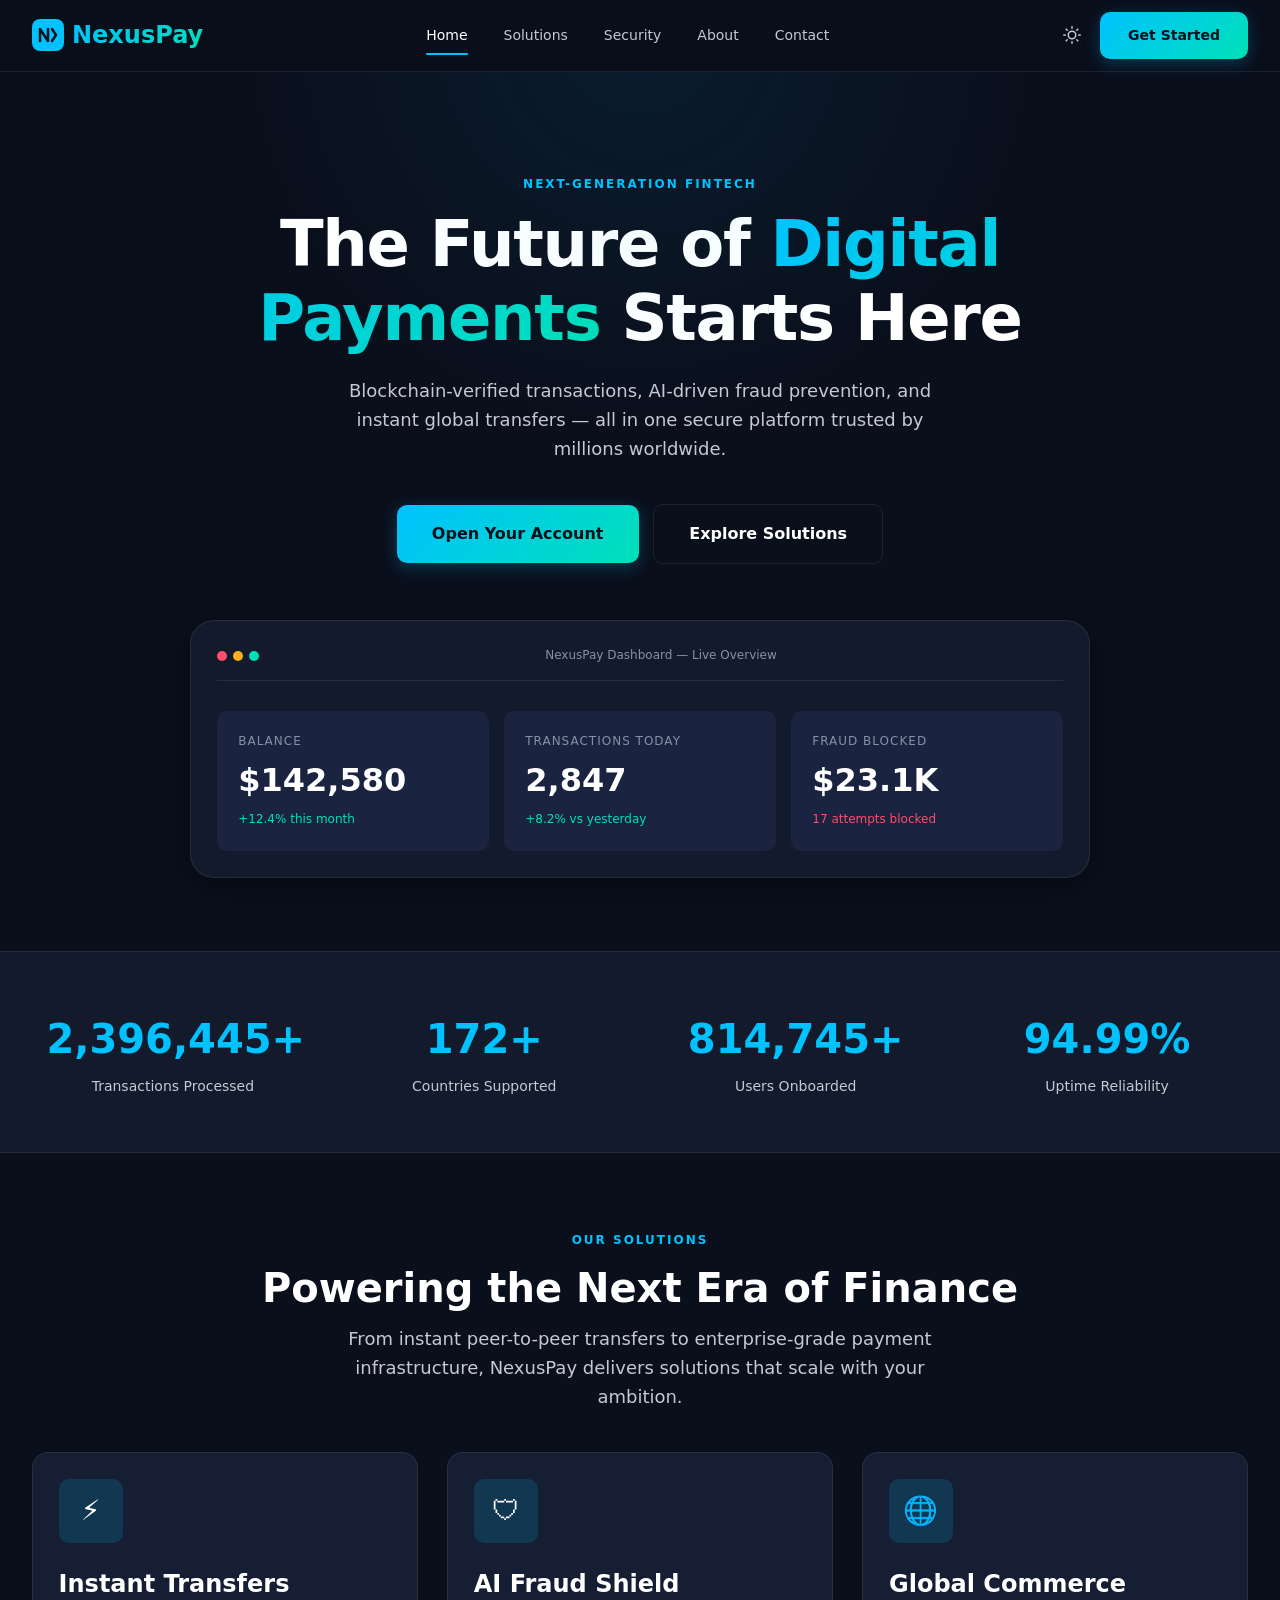
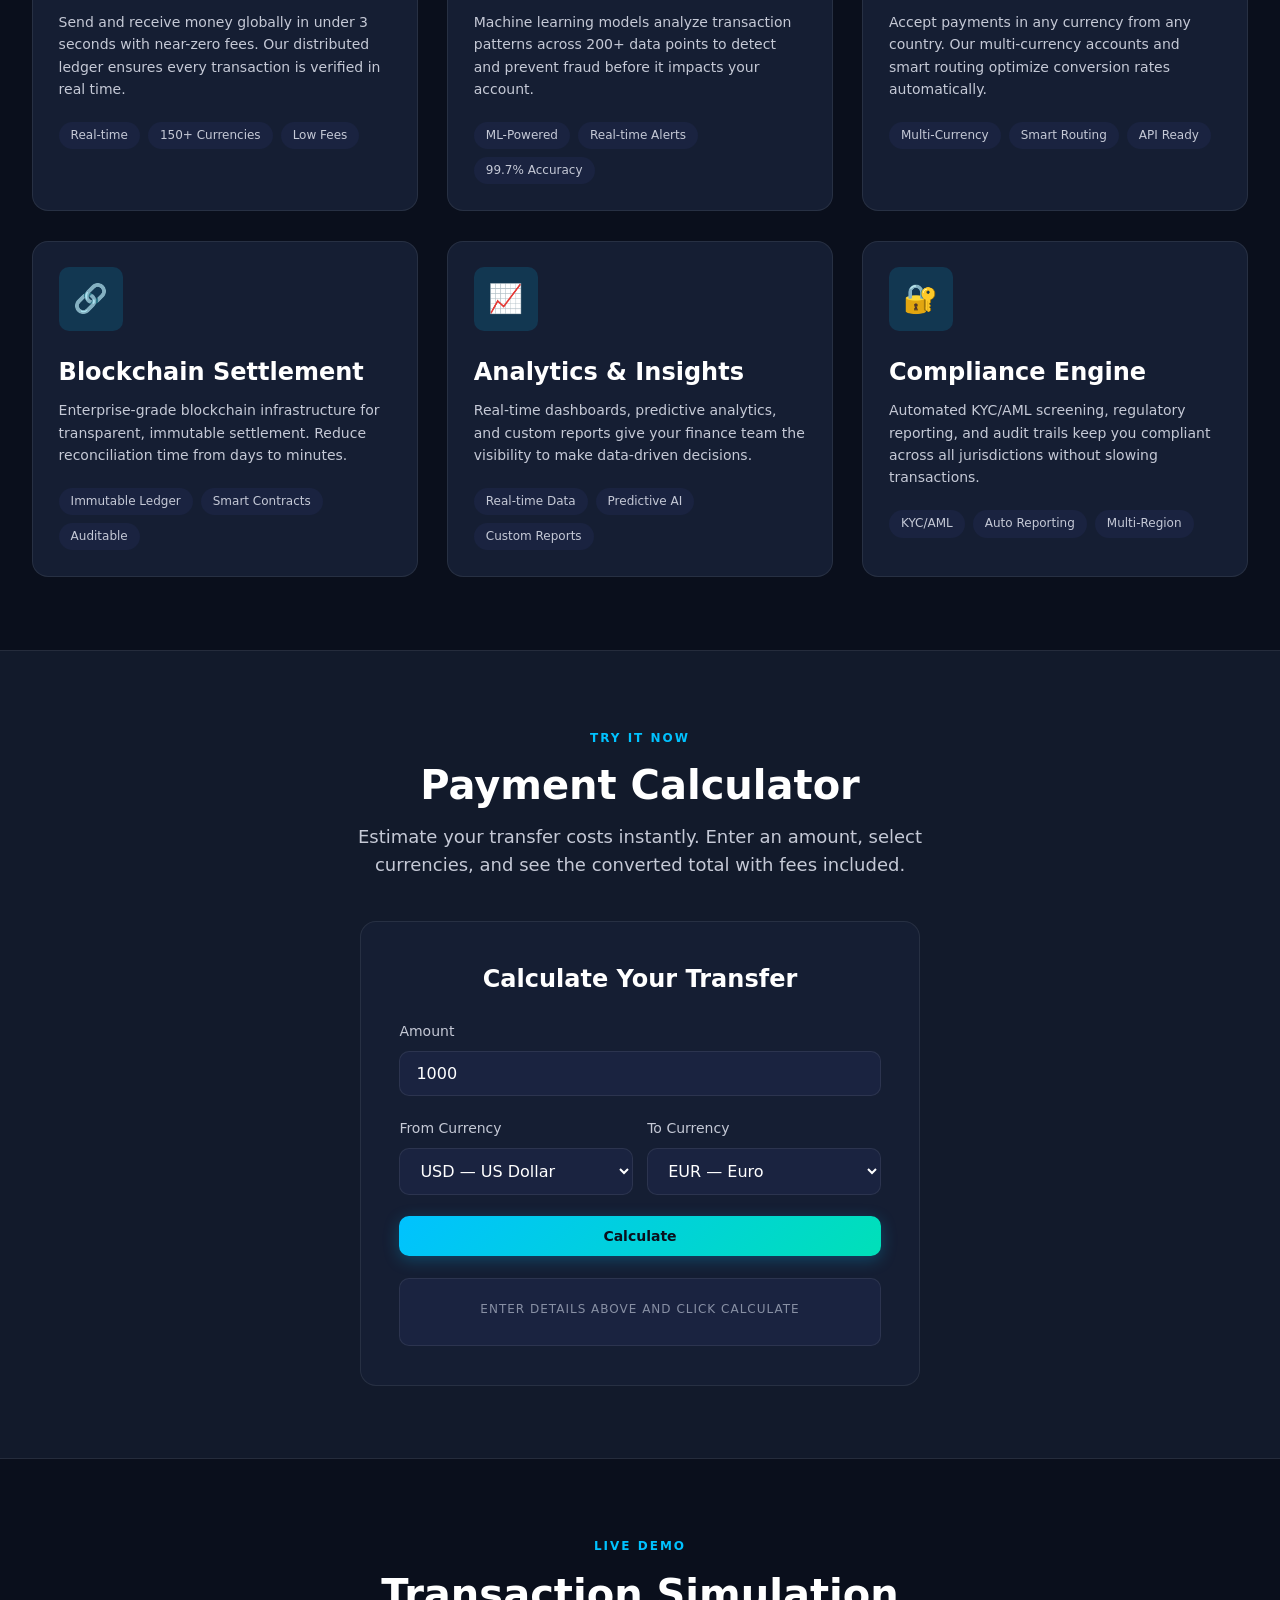
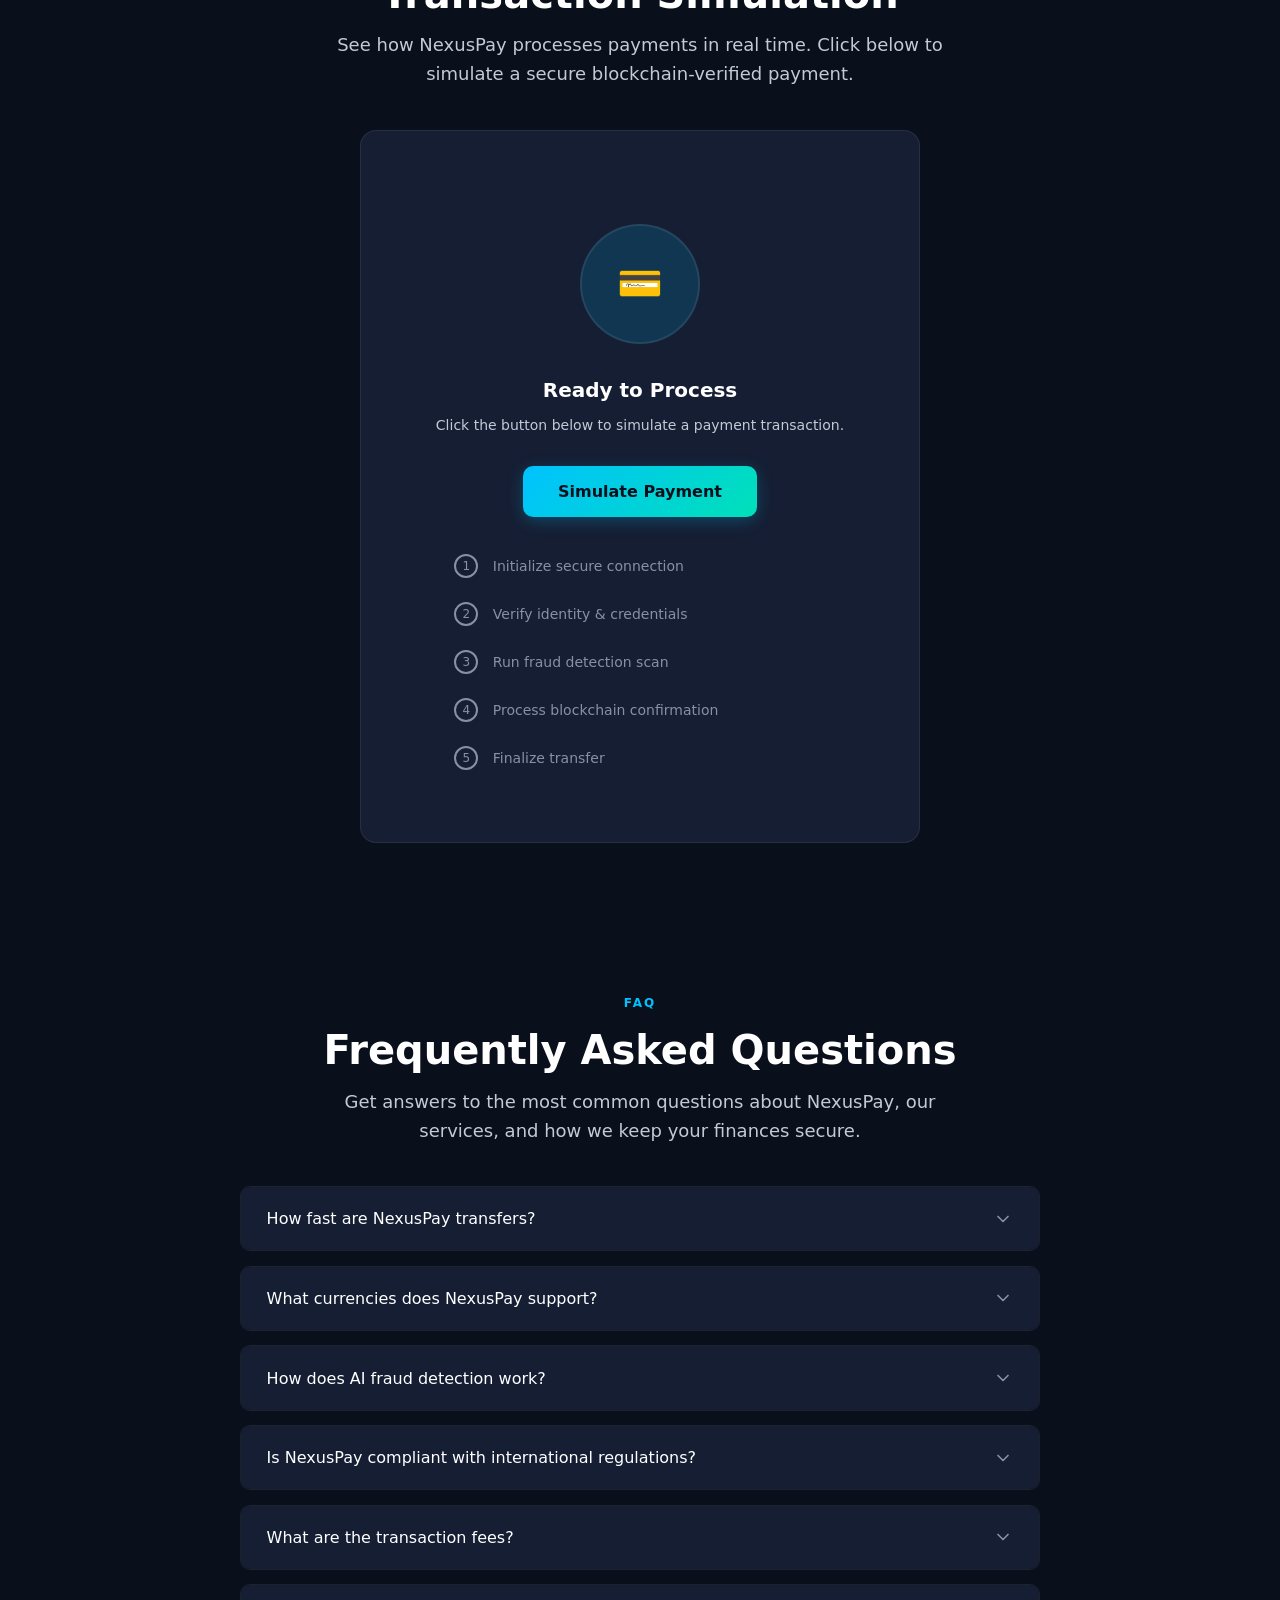
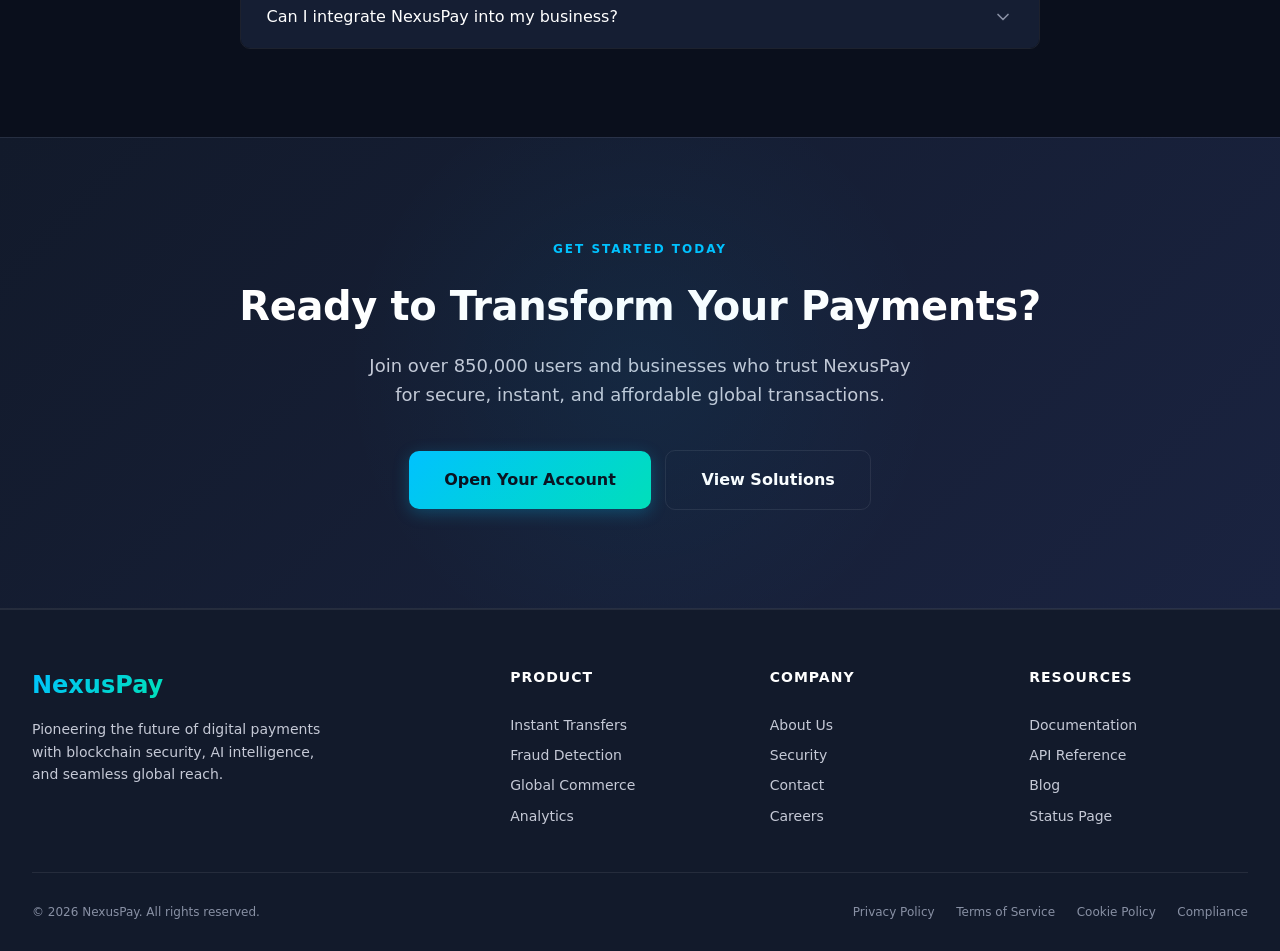
<file: index.html>
<!DOCTYPE html>
<html lang="en" data-theme="dark">
<head>
  <meta charset="UTF-8">
  <meta name="viewport" content="width=device-width, initial-scale=1.0">
  <meta name="description" content="NexusPay — The future of secure digital payments. Blockchain-powered transactions, AI fraud detection, and seamless global transfers.">
  <title>NexusPay — Future of Digital Payments</title>
  <link rel="stylesheet" href="style.css">
</head>
<body>

  <!-- ====== NAVBAR ====== -->
  <nav class="navbar" aria-label="Main navigation">
    <div class="container">
      <a href="index.html" class="nav-brand" aria-label="NexusPay home">
        <svg viewBox="0 0 32 32" fill="none" aria-hidden="true">
          <rect width="32" height="32" rx="8" fill="url(#brand-grad)"/>
          <path d="M8 22V10l8 12V10" stroke="#0A0F1C" stroke-width="2.5" stroke-linecap="round" stroke-linejoin="round"/>
          <path d="M20 10l4 6-4 6" stroke="#0A0F1C" stroke-width="2.5" stroke-linecap="round" stroke-linejoin="round"/>
          <defs><linearGradient id="brand-grad" x1="0" y1="0" x2="32" y2="32"><stop stop-color="#00C2FF"/><stop offset="1" stop-color="#00E0B8"/></linearGradient></defs>
        </svg>
        <span class="nav-brand-text">NexusPay</span>
      </a>

      <input type="checkbox" id="nav-toggle" class="nav-toggle-input" aria-hidden="true">
      <label for="nav-toggle" class="nav-toggle-label" aria-label="Toggle navigation menu" aria-expanded="false" role="button">
        <span class="hamburger"></span>
      </label>

      <div class="nav-links" id="nav-menu">
        <a href="index.html" class="active">Home</a>
        <a href="solutions.html">Solutions</a>
        <a href="security.html">Security</a>
        <a href="about.html">About</a>
        <a href="contact.html">Contact</a>
      </div>

      <div class="nav-actions">
        <button class="theme-toggle" id="theme-toggle" type="button" aria-label="Switch to light mode">
          <svg width="18" height="18" viewBox="0 0 24 24" fill="none" stroke="currentColor" stroke-width="2" stroke-linecap="round" stroke-linejoin="round"><circle cx="12" cy="12" r="5"/><line x1="12" y1="1" x2="12" y2="3"/><line x1="12" y1="21" x2="12" y2="23"/><line x1="4.22" y1="4.22" x2="5.64" y2="5.64"/><line x1="18.36" y1="18.36" x2="19.78" y2="19.78"/><line x1="1" y1="12" x2="3" y2="12"/><line x1="21" y1="12" x2="23" y2="12"/><line x1="4.22" y1="19.78" x2="5.64" y2="18.36"/><line x1="18.36" y1="5.64" x2="19.78" y2="4.22"/></svg>
        </button>
        <a href="contact.html" class="btn btn-primary nav-cta">Get Started</a>
      </div>
    </div>
  </nav>

  <main>

    <!-- ====== HERO ====== -->
    <section class="hero">
      <div class="container">
        <span class="section-label">Next-Generation FinTech</span>
        <h1 class="hero-title">
          The Future of <span class="text-gradient">Digital Payments</span> Starts Here
        </h1>
        <p class="hero-subtitle">
          Blockchain-verified transactions, AI-driven fraud prevention, and instant global transfers — all in one secure platform trusted by millions worldwide.
        </p>
        <div class="hero-actions">
          <a href="contact.html" class="btn btn-primary btn-lg">Open Your Account</a>
          <a href="solutions.html" class="btn btn-secondary btn-lg">Explore Solutions</a>
        </div>

        <!-- Dashboard Preview -->
        <div class="hero-visual fade-in">
          <div class="hero-dashboard">
            <div class="dashboard-header">
              <div class="dashboard-dots">
                <span class="dashboard-dot"></span>
                <span class="dashboard-dot"></span>
                <span class="dashboard-dot"></span>
              </div>
              <span class="dashboard-title-bar">NexusPay Dashboard — Live Overview</span>
              <span></span>
            </div>
            <div class="dashboard-stats">
              <div class="dash-stat">
                <p class="dash-stat-label">Balance</p>
                <p class="dash-stat-value">$142,580</p>
                <p class="dash-stat-change positive">+12.4% this month</p>
              </div>
              <div class="dash-stat">
                <p class="dash-stat-label">Transactions Today</p>
                <p class="dash-stat-value">2,847</p>
                <p class="dash-stat-change positive">+8.2% vs yesterday</p>
              </div>
              <div class="dash-stat">
                <p class="dash-stat-label">Fraud Blocked</p>
                <p class="dash-stat-value">$23.1K</p>
                <p class="dash-stat-change negative">17 attempts blocked</p>
              </div>
            </div>
          </div>
        </div>
      </div>
    </section>

    <!-- ====== STATS BAR ====== -->
    <section class="stats-bar" aria-label="Key statistics">
      <div class="container">
        <div class="stats-grid">
          <div class="stat-item fade-in">
            <p class="stat-number" data-count="2500000" data-suffix="+" data-prefix="">0</p>
            <p class="stat-label">Transactions Processed</p>
          </div>
          <div class="stat-item fade-in">
            <p class="stat-number" data-count="180" data-suffix="+" data-prefix="">0</p>
            <p class="stat-label">Countries Supported</p>
          </div>
          <div class="stat-item fade-in">
            <p class="stat-number" data-count="850000" data-suffix="+" data-prefix="">0</p>
            <p class="stat-label">Users Onboarded</p>
          </div>
          <div class="stat-item fade-in">
            <p class="stat-number" data-count="99" data-suffix=".99%" data-prefix="">0</p>
            <p class="stat-label">Uptime Reliability</p>
          </div>
        </div>
      </div>
    </section>

    <!-- ====== SOLUTIONS OVERVIEW ====== -->
    <section class="section" id="solutions">
      <div class="container text-center">
        <span class="section-label">Our Solutions</span>
        <h2 class="section-title">Powering the Next Era of Finance</h2>
        <p class="section-subtitle">From instant peer-to-peer transfers to enterprise-grade payment infrastructure, NexusPay delivers solutions that scale with your ambition.</p>
      </div>
      <div class="container">
        <div class="solutions-grid">
          <div class="solution-card fade-in">
            <div class="solution-icon" aria-hidden="true">&#9889;</div>
            <h3 class="solution-title">Instant Transfers</h3>
            <p class="solution-text">Send and receive money globally in under 3 seconds with near-zero fees. Our distributed ledger ensures every transaction is verified in real time.</p>
            <div class="solution-features">
              <span class="solution-tag">Real-time</span>
              <span class="solution-tag">150+ Currencies</span>
              <span class="solution-tag">Low Fees</span>
            </div>
          </div>
          <div class="solution-card fade-in">
            <div class="solution-icon" aria-hidden="true">&#128737;</div>
            <h3 class="solution-title">AI Fraud Shield</h3>
            <p class="solution-text">Machine learning models analyze transaction patterns across 200+ data points to detect and prevent fraud before it impacts your account.</p>
            <div class="solution-features">
              <span class="solution-tag">ML-Powered</span>
              <span class="solution-tag">Real-time Alerts</span>
              <span class="solution-tag">99.7% Accuracy</span>
            </div>
          </div>
          <div class="solution-card fade-in">
            <div class="solution-icon" aria-hidden="true">&#127760;</div>
            <h3 class="solution-title">Global Commerce</h3>
            <p class="solution-text">Accept payments in any currency from any country. Our multi-currency accounts and smart routing optimize conversion rates automatically.</p>
            <div class="solution-features">
              <span class="solution-tag">Multi-Currency</span>
              <span class="solution-tag">Smart Routing</span>
              <span class="solution-tag">API Ready</span>
            </div>
          </div>
          <div class="solution-card fade-in">
            <div class="solution-icon" aria-hidden="true">&#128279;</div>
            <h3 class="solution-title">Blockchain Settlement</h3>
            <p class="solution-text">Enterprise-grade blockchain infrastructure for transparent, immutable settlement. Reduce reconciliation time from days to minutes.</p>
            <div class="solution-features">
              <span class="solution-tag">Immutable Ledger</span>
              <span class="solution-tag">Smart Contracts</span>
              <span class="solution-tag">Auditable</span>
            </div>
          </div>
          <div class="solution-card fade-in">
            <div class="solution-icon" aria-hidden="true">&#128200;</div>
            <h3 class="solution-title">Analytics & Insights</h3>
            <p class="solution-text">Real-time dashboards, predictive analytics, and custom reports give your finance team the visibility to make data-driven decisions.</p>
            <div class="solution-features">
              <span class="solution-tag">Real-time Data</span>
              <span class="solution-tag">Predictive AI</span>
              <span class="solution-tag">Custom Reports</span>
            </div>
          </div>
          <div class="solution-card fade-in">
            <div class="solution-icon" aria-hidden="true">&#128272;</div>
            <h3 class="solution-title">Compliance Engine</h3>
            <p class="solution-text">Automated KYC/AML screening, regulatory reporting, and audit trails keep you compliant across all jurisdictions without slowing transactions.</p>
            <div class="solution-features">
              <span class="solution-tag">KYC/AML</span>
              <span class="solution-tag">Auto Reporting</span>
              <span class="solution-tag">Multi-Region</span>
            </div>
          </div>
        </div>
      </div>
    </section>

    <!-- ====== PAYMENT CALCULATOR ====== -->
    <section class="section tool-section" id="calculator">
      <div class="container text-center">
        <span class="section-label">Try It Now</span>
        <h2 class="section-title">Payment Calculator</h2>
        <p class="section-subtitle">Estimate your transfer costs instantly. Enter an amount, select currencies, and see the converted total with fees included.</p>
      </div>
      <div class="container">
        <div class="tool-card fade-in" id="payment-calc">
          <h3>Calculate Your Transfer</h3>
          <div class="form-group">
            <label class="form-label" for="calc-amount">Amount</label>
            <input type="number" class="form-input" id="calc-amount" placeholder="1000" min="0" step="0.01" value="1000">
          </div>
          <div class="form-row">
            <div class="form-group">
              <label class="form-label" for="calc-from">From Currency</label>
              <select class="form-select" id="calc-from">
                <option value="USD">USD — US Dollar</option>
                <option value="EUR">EUR — Euro</option>
                <option value="GBP">GBP — British Pound</option>
                <option value="JPY">JPY — Japanese Yen</option>
                <option value="INR">INR — Indian Rupee</option>
                <option value="AUD">AUD — Australian Dollar</option>
                <option value="CAD">CAD — Canadian Dollar</option>
                <option value="CHF">CHF — Swiss Franc</option>
                <option value="CNY">CNY — Chinese Yuan</option>
                <option value="SGD">SGD — Singapore Dollar</option>
                <option value="AED">AED — UAE Dirham</option>
                <option value="BRL">BRL — Brazilian Real</option>
                <option value="KRW">KRW — Korean Won</option>
                <option value="MXN">MXN — Mexican Peso</option>
                <option value="ZAR">ZAR — South African Rand</option>
              </select>
            </div>
            <div class="form-group">
              <label class="form-label" for="calc-to">To Currency</label>
              <select class="form-select" id="calc-to">
                <option value="EUR">EUR — Euro</option>
                <option value="USD">USD — US Dollar</option>
                <option value="GBP">GBP — British Pound</option>
                <option value="JPY">JPY — Japanese Yen</option>
                <option value="INR">INR — Indian Rupee</option>
                <option value="AUD">AUD — Australian Dollar</option>
                <option value="CAD">CAD — Canadian Dollar</option>
                <option value="CHF">CHF — Swiss Franc</option>
                <option value="CNY">CNY — Chinese Yuan</option>
                <option value="SGD">SGD — Singapore Dollar</option>
                <option value="AED">AED — UAE Dirham</option>
                <option value="BRL">BRL — Brazilian Real</option>
                <option value="KRW">KRW — Korean Won</option>
                <option value="MXN">MXN — Mexican Peso</option>
                <option value="ZAR">ZAR — South African Rand</option>
              </select>
            </div>
          </div>
          <button class="btn btn-primary" id="calc-btn" style="width:100%">Calculate</button>
          <div class="result-display">
            <p class="result-label">Enter details above and click Calculate</p>
          </div>
        </div>
      </div>
    </section>

    <!-- ====== TRANSACTION SIMULATION ====== -->
    <section class="section" id="simulation">
      <div class="container text-center">
        <span class="section-label">Live Demo</span>
        <h2 class="section-title">Transaction Simulation</h2>
        <p class="section-subtitle">See how NexusPay processes payments in real time. Click below to simulate a secure blockchain-verified payment.</p>
      </div>
      <div class="container">
        <div class="tool-card fade-in">
          <div class="sim-container">
            <div class="sim-visual" id="sim-icon" aria-hidden="true">&#128179;</div>
            <p class="sim-status" id="sim-status">Ready to Process</p>
            <p class="sim-detail" id="sim-detail">Click the button below to simulate a payment transaction.</p>
            <button class="btn btn-primary btn-lg" id="sim-start">Simulate Payment</button>
            <div class="sim-steps">
              <div class="sim-step" aria-label="Step 1">
                <span class="sim-step-icon">1</span>
                <span>Initialize secure connection</span>
              </div>
              <div class="sim-step" aria-label="Step 2">
                <span class="sim-step-icon">2</span>
                <span>Verify identity & credentials</span>
              </div>
              <div class="sim-step" aria-label="Step 3">
                <span class="sim-step-icon">3</span>
                <span>Run fraud detection scan</span>
              </div>
              <div class="sim-step" aria-label="Step 4">
                <span class="sim-step-icon">4</span>
                <span>Process blockchain confirmation</span>
              </div>
              <div class="sim-step" aria-label="Step 5">
                <span class="sim-step-icon">5</span>
                <span>Finalize transfer</span>
              </div>
            </div>
          </div>
        </div>
      </div>
    </section>

    <!-- ====== FAQ SECTION ====== -->
    <section class="section" id="faq">
      <div class="container text-center">
        <span class="section-label">FAQ</span>
        <h2 class="section-title">Frequently Asked Questions</h2>
        <p class="section-subtitle">Get answers to the most common questions about NexusPay, our services, and how we keep your finances secure.</p>
      </div>
      <div class="container">
        <div class="faq-list">
          <div class="faq-item">
            <button class="faq-question" aria-expanded="false">
              <span>How fast are NexusPay transfers?</span>
              <svg class="faq-chevron" viewBox="0 0 24 24" fill="none" stroke="currentColor" stroke-width="2" stroke-linecap="round" stroke-linejoin="round" aria-hidden="true"><polyline points="6 9 12 15 18 9"/></svg>
            </button>
            <div class="faq-answer" role="region">
              <div class="faq-answer-inner">
                Most domestic transfers complete in under 3 seconds. International payments typically settle within 30 seconds, depending on the destination country and currency. Our blockchain-verified settlement layer eliminates the multi-day delays of traditional banking rails.
              </div>
            </div>
          </div>
          <div class="faq-item">
            <button class="faq-question" aria-expanded="false">
              <span>What currencies does NexusPay support?</span>
              <svg class="faq-chevron" viewBox="0 0 24 24" fill="none" stroke="currentColor" stroke-width="2" stroke-linecap="round" stroke-linejoin="round" aria-hidden="true"><polyline points="6 9 12 15 18 9"/></svg>
            </button>
            <div class="faq-answer" role="region">
              <div class="faq-answer-inner">
                NexusPay currently supports over 150 fiat currencies and 20 major cryptocurrencies. Our smart routing engine automatically selects the optimal conversion path to minimize fees and maximize exchange rates for every transaction.
              </div>
            </div>
          </div>
          <div class="faq-item">
            <button class="faq-question" aria-expanded="false">
              <span>How does AI fraud detection work?</span>
              <svg class="faq-chevron" viewBox="0 0 24 24" fill="none" stroke="currentColor" stroke-width="2" stroke-linecap="round" stroke-linejoin="round" aria-hidden="true"><polyline points="6 9 12 15 18 9"/></svg>
            </button>
            <div class="faq-answer" role="region">
              <div class="faq-answer-inner">
                Our AI models analyze over 200 data points per transaction in real time — including device fingerprinting, geolocation, behavioral biometrics, and historical patterns. Suspicious activity triggers instant alerts and can automatically freeze transactions, achieving a 99.7% fraud detection accuracy rate.
              </div>
            </div>
          </div>
          <div class="faq-item">
            <button class="faq-question" aria-expanded="false">
              <span>Is NexusPay compliant with international regulations?</span>
              <svg class="faq-chevron" viewBox="0 0 24 24" fill="none" stroke="currentColor" stroke-width="2" stroke-linecap="round" stroke-linejoin="round" aria-hidden="true"><polyline points="6 9 12 15 18 9"/></svg>
            </button>
            <div class="faq-answer" role="region">
              <div class="faq-answer-inner">
                Yes. NexusPay is fully compliant with PCI DSS Level 1, SOC 2 Type II, GDPR, and PSD2 Strong Customer Authentication requirements. We maintain money transmission licenses in all operating jurisdictions and conduct regular third-party security audits.
              </div>
            </div>
          </div>
          <div class="faq-item">
            <button class="faq-question" aria-expanded="false">
              <span>What are the transaction fees?</span>
              <svg class="faq-chevron" viewBox="0 0 24 24" fill="none" stroke="currentColor" stroke-width="2" stroke-linecap="round" stroke-linejoin="round" aria-hidden="true"><polyline points="6 9 12 15 18 9"/></svg>
            </button>
            <div class="faq-answer" role="region">
              <div class="faq-answer-inner">
                Domestic transfers are free for personal accounts. International transfers carry a transparent 1.5% fee — significantly lower than the 3-5% charged by traditional banks and legacy payment processors. Enterprise clients receive custom volume-based pricing.
              </div>
            </div>
          </div>
          <div class="faq-item">
            <button class="faq-question" aria-expanded="false">
              <span>Can I integrate NexusPay into my business?</span>
              <svg class="faq-chevron" viewBox="0 0 24 24" fill="none" stroke="currentColor" stroke-width="2" stroke-linecap="round" stroke-linejoin="round" aria-hidden="true"><polyline points="6 9 12 15 18 9"/></svg>
            </button>
            <div class="faq-answer" role="region">
              <div class="faq-answer-inner">
                Absolutely. NexusPay offers RESTful APIs, SDKs for major platforms (iOS, Android, Web), and pre-built plugins for popular e-commerce platforms. Our developer documentation includes sandbox environments for testing, and our integration team provides dedicated support for enterprise deployments.
              </div>
            </div>
          </div>
        </div>
      </div>
    </section>

    <!-- ====== CTA SECTION ====== -->
    <section class="cta-section">
      <div class="container">
        <span class="section-label">Get Started Today</span>
        <h2 class="cta-title">Ready to Transform Your Payments?</h2>
        <p class="cta-text">Join over 850,000 users and businesses who trust NexusPay for secure, instant, and affordable global transactions.</p>
        <div class="hero-actions">
          <a href="contact.html" class="btn btn-primary btn-lg">Open Your Account</a>
          <a href="solutions.html" class="btn btn-secondary btn-lg">View Solutions</a>
        </div>
      </div>
    </section>

  </main>

  <!-- ====== FOOTER ====== -->
  <footer class="footer">
    <div class="container">
      <div class="footer-grid">
        <div class="footer-brand">
          <p class="footer-brand-name"><span class="text-gradient">NexusPay</span></p>
          <p class="footer-brand-text">Pioneering the future of digital payments with blockchain security, AI intelligence, and seamless global reach.</p>
        </div>
        <div class="footer-col">
          <h4>Product</h4>
          <a href="solutions.html">Instant Transfers</a>
          <a href="solutions.html">Fraud Detection</a>
          <a href="solutions.html">Global Commerce</a>
          <a href="solutions.html">Analytics</a>
        </div>
        <div class="footer-col">
          <h4>Company</h4>
          <a href="about.html">About Us</a>
          <a href="security.html">Security</a>
          <a href="contact.html">Contact</a>
          <a href="#">Careers</a>
        </div>
        <div class="footer-col">
          <h4>Resources</h4>
          <a href="#">Documentation</a>
          <a href="#">API Reference</a>
          <a href="#">Blog</a>
          <a href="#">Status Page</a>
        </div>
      </div>
      <div class="footer-bottom">
        <p>&copy; 2026 NexusPay. All rights reserved.</p>
        <div class="footer-legal">
          <a href="#">Privacy Policy</a>
          <a href="#">Terms of Service</a>
          <a href="#">Cookie Policy</a>
          <a href="#">Compliance</a>
        </div>
      </div>
    </div>
  </footer>

  <script src="script.js"></script>
</body>
</html>
</file>
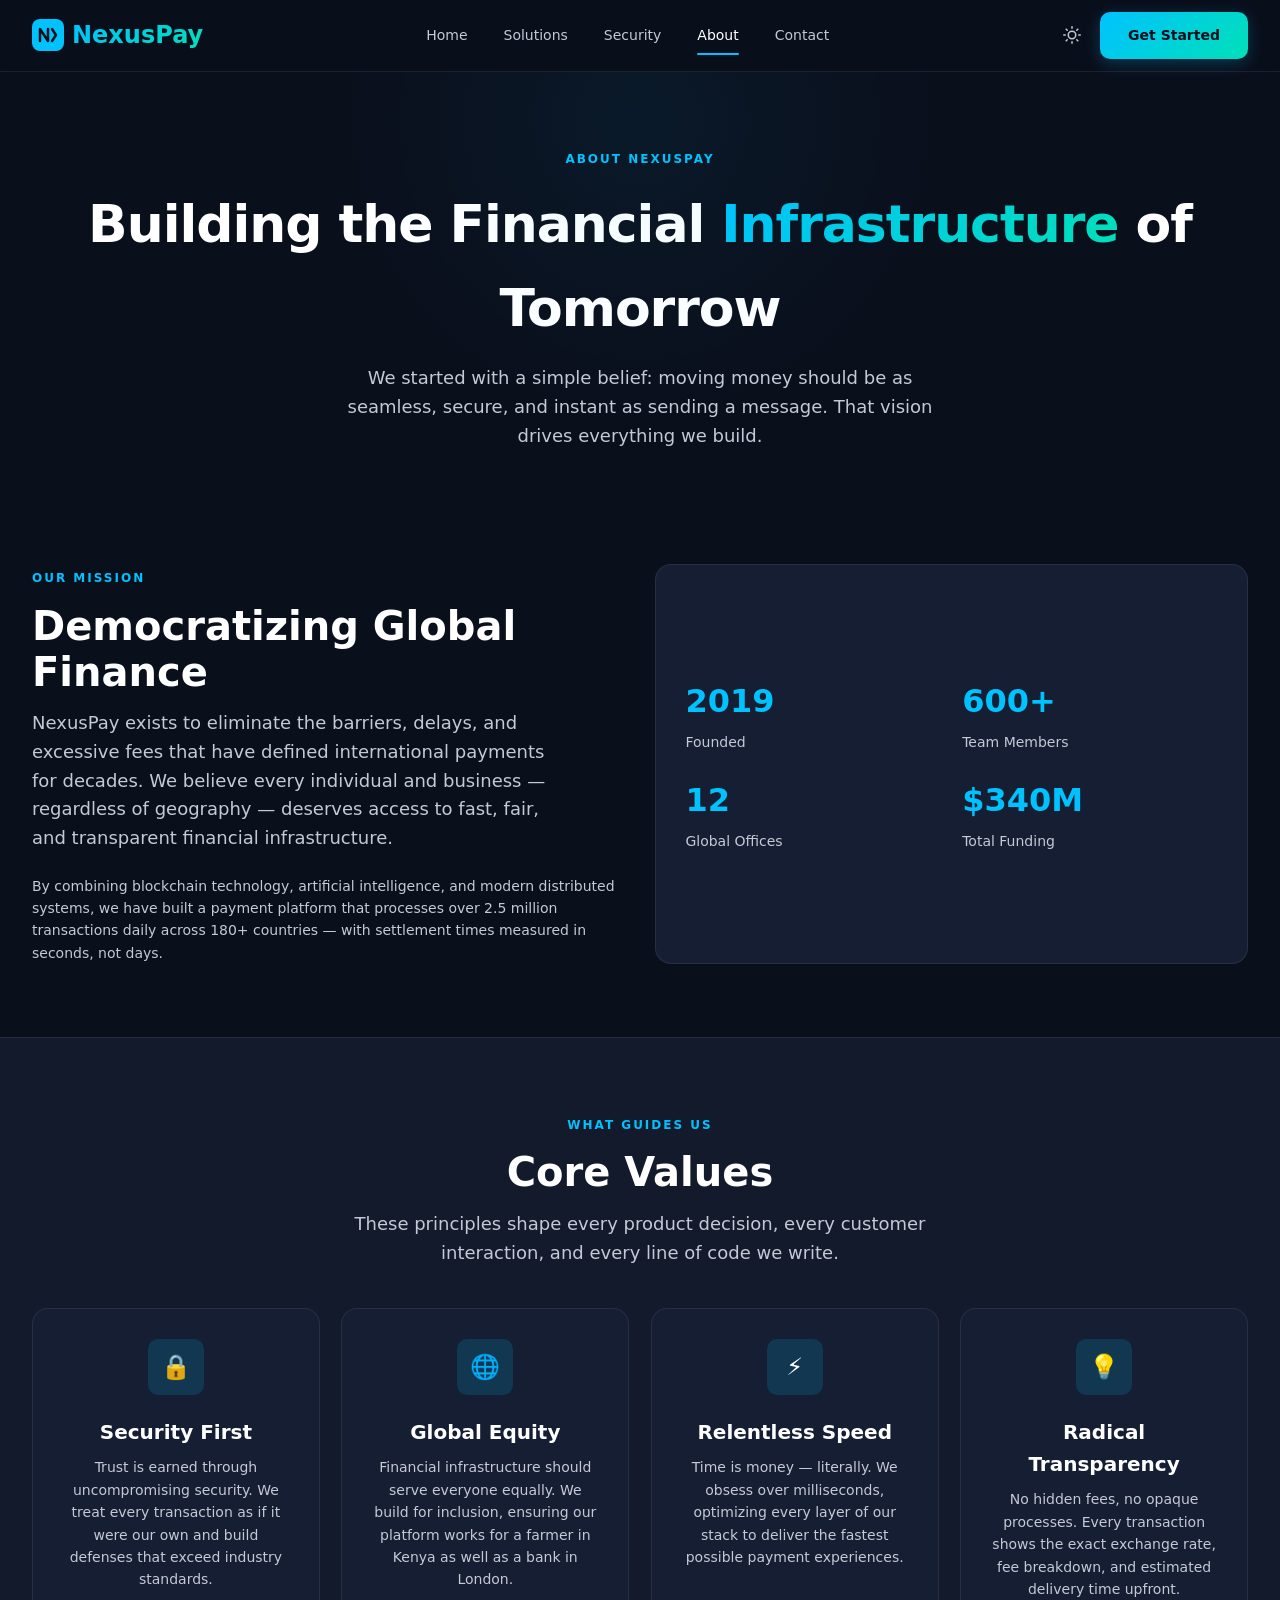
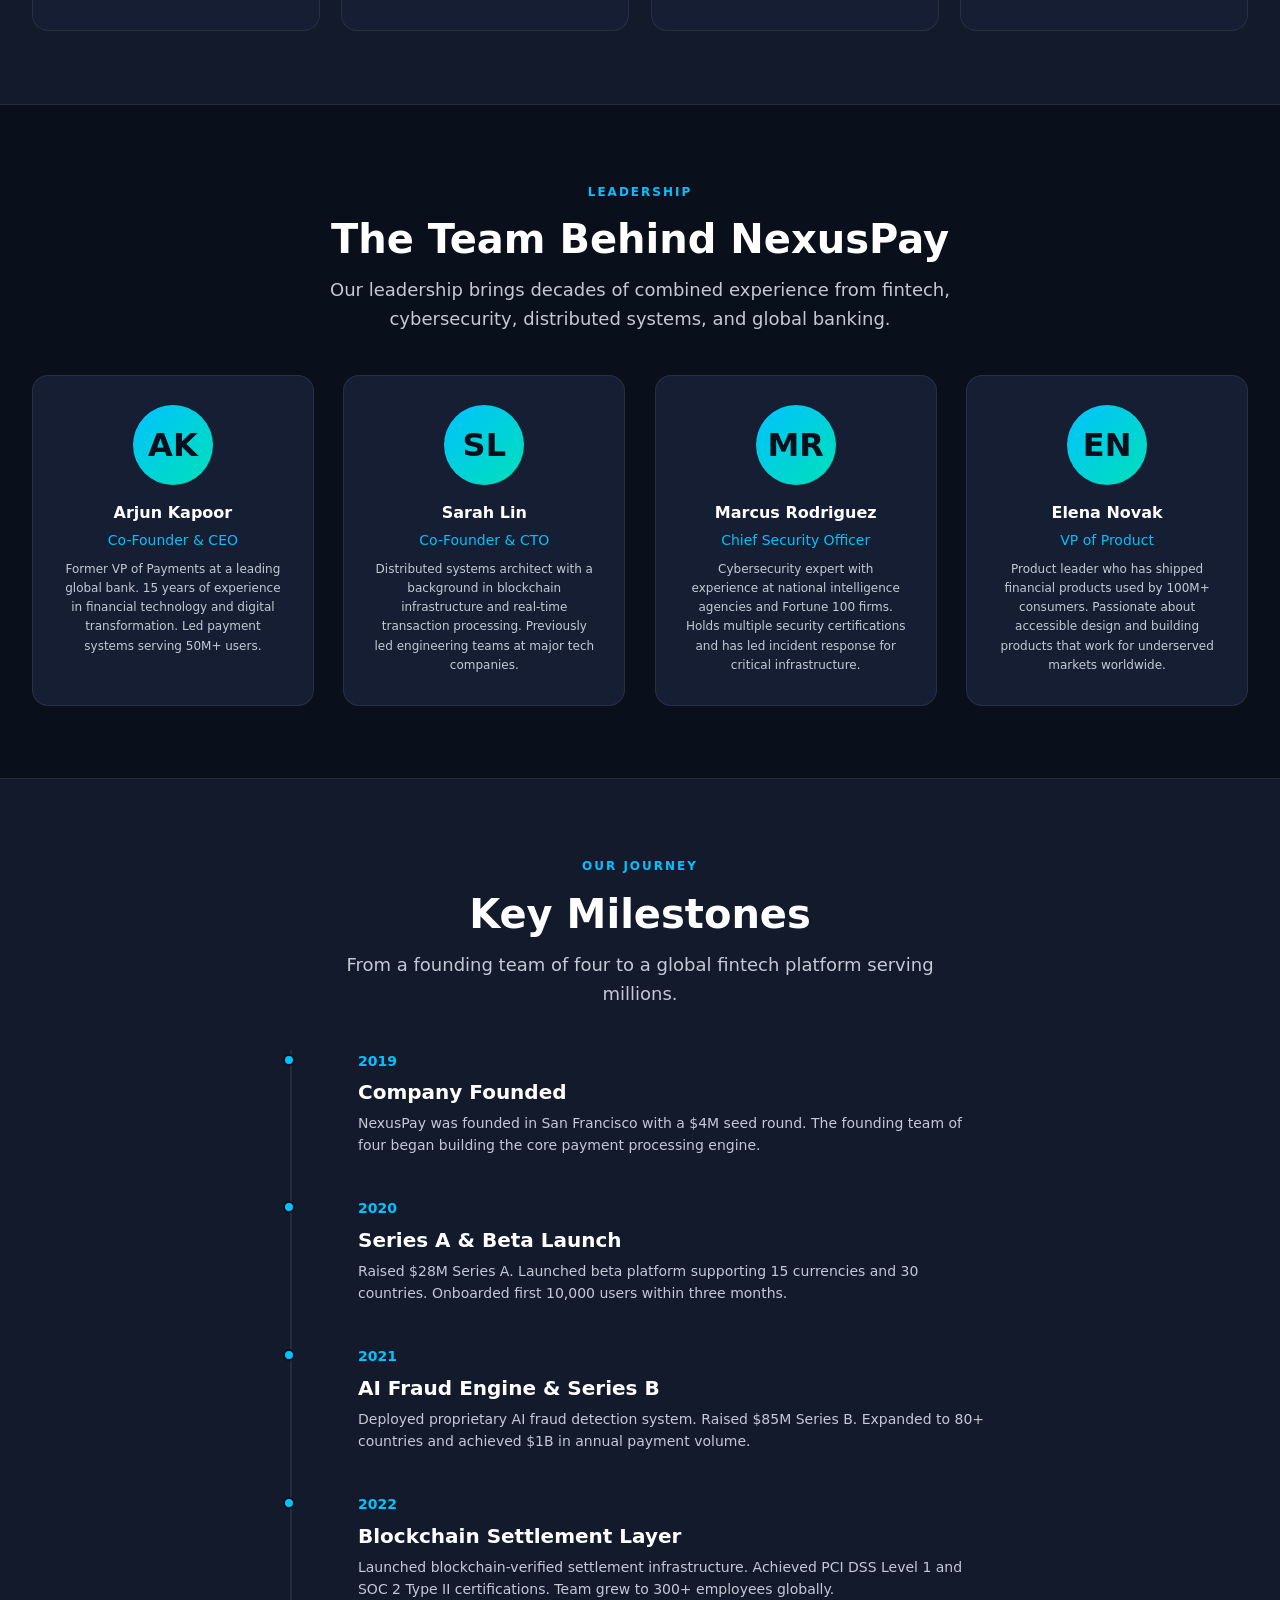
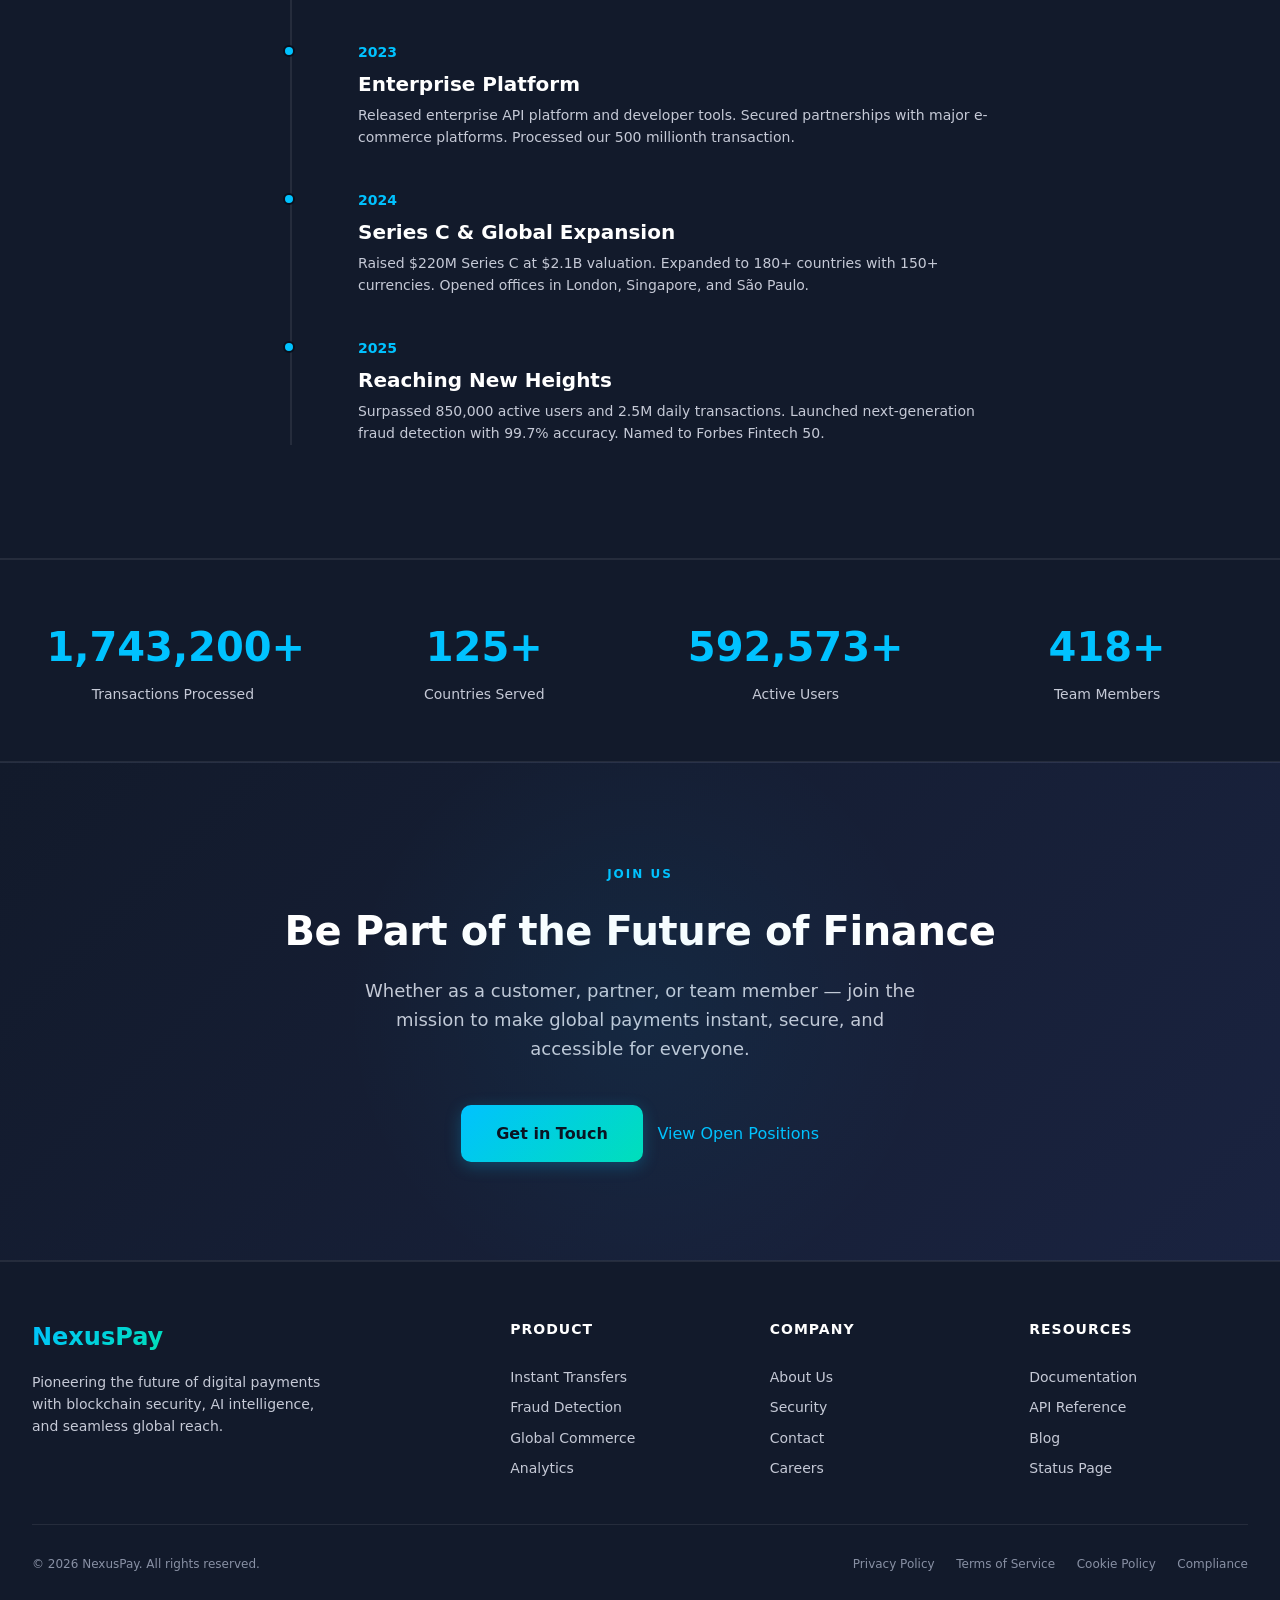
<file: about.html>
<!DOCTYPE html>
<html lang="en" data-theme="dark">
<head>
  <meta charset="UTF-8">
  <meta name="viewport" content="width=device-width, initial-scale=1.0">
  <meta name="description" content="About NexusPay — Our mission, team, values, and the story behind building the future of secure digital payments and global financial infrastructure.">
  <title>About Us — NexusPay</title>
  <link rel="stylesheet" href="style.css">
</head>
<body>

  <!-- ====== NAVBAR ====== -->
  <nav class="navbar" aria-label="Main navigation">
    <div class="container">
      <a href="index.html" class="nav-brand" aria-label="NexusPay home">
        <svg viewBox="0 0 32 32" fill="none" aria-hidden="true">
          <rect width="32" height="32" rx="8" fill="url(#brand-grad)"/>
          <path d="M8 22V10l8 12V10" stroke="#0A0F1C" stroke-width="2.5" stroke-linecap="round" stroke-linejoin="round"/>
          <path d="M20 10l4 6-4 6" stroke="#0A0F1C" stroke-width="2.5" stroke-linecap="round" stroke-linejoin="round"/>
          <defs><linearGradient id="brand-grad" x1="0" y1="0" x2="32" y2="32"><stop stop-color="#00C2FF"/><stop offset="1" stop-color="#00E0B8"/></linearGradient></defs>
        </svg>
        <span class="nav-brand-text">NexusPay</span>
      </a>

      <input type="checkbox" id="nav-toggle" class="nav-toggle-input" aria-hidden="true">
      <label for="nav-toggle" class="nav-toggle-label" aria-label="Toggle navigation menu" aria-expanded="false" role="button">
        <span class="hamburger"></span>
      </label>

      <div class="nav-links" id="nav-menu">
        <a href="index.html">Home</a>
        <a href="solutions.html">Solutions</a>
        <a href="security.html">Security</a>
        <a href="about.html" class="active">About</a>
        <a href="contact.html">Contact</a>
      </div>

      <div class="nav-actions">
        <button class="theme-toggle" id="theme-toggle" type="button" aria-label="Switch to light mode">
          <svg width="18" height="18" viewBox="0 0 24 24" fill="none" stroke="currentColor" stroke-width="2" stroke-linecap="round" stroke-linejoin="round"><circle cx="12" cy="12" r="5"/><line x1="12" y1="1" x2="12" y2="3"/><line x1="12" y1="21" x2="12" y2="23"/><line x1="4.22" y1="4.22" x2="5.64" y2="5.64"/><line x1="18.36" y1="18.36" x2="19.78" y2="19.78"/><line x1="1" y1="12" x2="3" y2="12"/><line x1="21" y1="12" x2="23" y2="12"/><line x1="4.22" y1="19.78" x2="5.64" y2="18.36"/><line x1="18.36" y1="5.64" x2="19.78" y2="4.22"/></svg>
        </button>
        <a href="contact.html" class="btn btn-primary nav-cta">Get Started</a>
      </div>
    </div>
  </nav>

  <main>

    <!-- ====== PAGE HEADER ====== -->
    <section class="page-header">
      <div class="container">
        <span class="section-label">About NexusPay</span>
        <h1>Building the Financial <span class="text-gradient">Infrastructure</span> of Tomorrow</h1>
        <p>We started with a simple belief: moving money should be as seamless, secure, and instant as sending a message. That vision drives everything we build.</p>
      </div>
    </section>

    <!-- ====== MISSION ====== -->
    <section class="section">
      <div class="container">
        <div class="grid-2">
          <div class="fade-in">
            <span class="section-label">Our Mission</span>
            <h2 class="section-title">Democratizing Global Finance</h2>
            <p class="section-subtitle" style="margin-bottom:var(--space-lg)">NexusPay exists to eliminate the barriers, delays, and excessive fees that have defined international payments for decades. We believe every individual and business — regardless of geography — deserves access to fast, fair, and transparent financial infrastructure.</p>
            <p style="color:var(--color-text-secondary);font-size:var(--fs-sm);line-height:var(--lh-base)">By combining blockchain technology, artificial intelligence, and modern distributed systems, we have built a payment platform that processes over 2.5 million transactions daily across 180+ countries — with settlement times measured in seconds, not days.</p>
          </div>
          <div class="fade-in">
            <div class="card" style="height:100%;display:flex;flex-direction:column;justify-content:center">
              <div style="display:grid;grid-template-columns:1fr 1fr;gap:var(--space-lg)">
                <div>
                  <p class="stat-number" style="font-size:var(--fs-2xl)">2019</p>
                  <p class="stat-label">Founded</p>
                </div>
                <div>
                  <p class="stat-number" style="font-size:var(--fs-2xl)">600+</p>
                  <p class="stat-label">Team Members</p>
                </div>
                <div>
                  <p class="stat-number" style="font-size:var(--fs-2xl)">12</p>
                  <p class="stat-label">Global Offices</p>
                </div>
                <div>
                  <p class="stat-number" style="font-size:var(--fs-2xl)">$340M</p>
                  <p class="stat-label">Total Funding</p>
                </div>
              </div>
            </div>
          </div>
        </div>
      </div>
    </section>

    <!-- ====== VALUES ====== -->
    <section class="section" style="background:var(--color-bg-secondary);border-top:1px solid var(--color-border);border-bottom:1px solid var(--color-border)">
      <div class="container text-center">
        <span class="section-label">What Guides Us</span>
        <h2 class="section-title">Core Values</h2>
        <p class="section-subtitle">These principles shape every product decision, every customer interaction, and every line of code we write.</p>
      </div>
      <div class="container">
        <div class="grid-4">
          <div class="card fade-in" style="text-align:center">
            <div class="card-icon" style="margin:0 auto var(--space-lg)" aria-hidden="true">&#128274;</div>
            <h3 class="card-title">Security First</h3>
            <p class="card-text">Trust is earned through uncompromising security. We treat every transaction as if it were our own and build defenses that exceed industry standards.</p>
          </div>
          <div class="card fade-in" style="text-align:center">
            <div class="card-icon" style="margin:0 auto var(--space-lg)" aria-hidden="true">&#127760;</div>
            <h3 class="card-title">Global Equity</h3>
            <p class="card-text">Financial infrastructure should serve everyone equally. We build for inclusion, ensuring our platform works for a farmer in Kenya as well as a bank in London.</p>
          </div>
          <div class="card fade-in" style="text-align:center">
            <div class="card-icon" style="margin:0 auto var(--space-lg)" aria-hidden="true">&#9889;</div>
            <h3 class="card-title">Relentless Speed</h3>
            <p class="card-text">Time is money — literally. We obsess over milliseconds, optimizing every layer of our stack to deliver the fastest possible payment experiences.</p>
          </div>
          <div class="card fade-in" style="text-align:center">
            <div class="card-icon" style="margin:0 auto var(--space-lg)" aria-hidden="true">&#128161;</div>
            <h3 class="card-title">Radical Transparency</h3>
            <p class="card-text">No hidden fees, no opaque processes. Every transaction shows the exact exchange rate, fee breakdown, and estimated delivery time upfront.</p>
          </div>
        </div>
      </div>
    </section>

    <!-- ====== LEADERSHIP TEAM ====== -->
    <section class="section">
      <div class="container text-center">
        <span class="section-label">Leadership</span>
        <h2 class="section-title">The Team Behind NexusPay</h2>
        <p class="section-subtitle">Our leadership brings decades of combined experience from fintech, cybersecurity, distributed systems, and global banking.</p>
      </div>
      <div class="container">
        <div class="team-grid">
          <div class="team-card fade-in">
            <div class="team-avatar" aria-hidden="true">AK</div>
            <p class="team-name">Arjun Kapoor</p>
            <p class="team-role">Co-Founder & CEO</p>
            <p class="team-bio">Former VP of Payments at a leading global bank. 15 years of experience in financial technology and digital transformation. Led payment systems serving 50M+ users.</p>
          </div>
          <div class="team-card fade-in">
            <div class="team-avatar" aria-hidden="true">SL</div>
            <p class="team-name">Sarah Lin</p>
            <p class="team-role">Co-Founder & CTO</p>
            <p class="team-bio">Distributed systems architect with a background in blockchain infrastructure and real-time transaction processing. Previously led engineering teams at major tech companies.</p>
          </div>
          <div class="team-card fade-in">
            <div class="team-avatar" aria-hidden="true">MR</div>
            <p class="team-name">Marcus Rodriguez</p>
            <p class="team-role">Chief Security Officer</p>
            <p class="team-bio">Cybersecurity expert with experience at national intelligence agencies and Fortune 100 firms. Holds multiple security certifications and has led incident response for critical infrastructure.</p>
          </div>
          <div class="team-card fade-in">
            <div class="team-avatar" aria-hidden="true">EN</div>
            <p class="team-name">Elena Novak</p>
            <p class="team-role">VP of Product</p>
            <p class="team-bio">Product leader who has shipped financial products used by 100M+ consumers. Passionate about accessible design and building products that work for underserved markets worldwide.</p>
          </div>
        </div>
      </div>
    </section>

    <!-- ====== COMPANY TIMELINE ====== -->
    <section class="section" style="background:var(--color-bg-secondary);border-top:1px solid var(--color-border);border-bottom:1px solid var(--color-border)">
      <div class="container text-center">
        <span class="section-label">Our Journey</span>
        <h2 class="section-title">Key Milestones</h2>
        <p class="section-subtitle">From a founding team of four to a global fintech platform serving millions.</p>
      </div>
      <div class="container">
        <div class="timeline">
          <div class="timeline-item fade-in">
            <p class="timeline-year">2019</p>
            <h3 class="timeline-title">Company Founded</h3>
            <p class="timeline-text">NexusPay was founded in San Francisco with a $4M seed round. The founding team of four began building the core payment processing engine.</p>
          </div>
          <div class="timeline-item fade-in">
            <p class="timeline-year">2020</p>
            <h3 class="timeline-title">Series A & Beta Launch</h3>
            <p class="timeline-text">Raised $28M Series A. Launched beta platform supporting 15 currencies and 30 countries. Onboarded first 10,000 users within three months.</p>
          </div>
          <div class="timeline-item fade-in">
            <p class="timeline-year">2021</p>
            <h3 class="timeline-title">AI Fraud Engine & Series B</h3>
            <p class="timeline-text">Deployed proprietary AI fraud detection system. Raised $85M Series B. Expanded to 80+ countries and achieved $1B in annual payment volume.</p>
          </div>
          <div class="timeline-item fade-in">
            <p class="timeline-year">2022</p>
            <h3 class="timeline-title">Blockchain Settlement Layer</h3>
            <p class="timeline-text">Launched blockchain-verified settlement infrastructure. Achieved PCI DSS Level 1 and SOC 2 Type II certifications. Team grew to 300+ employees globally.</p>
          </div>
          <div class="timeline-item fade-in">
            <p class="timeline-year">2023</p>
            <h3 class="timeline-title">Enterprise Platform</h3>
            <p class="timeline-text">Released enterprise API platform and developer tools. Secured partnerships with major e-commerce platforms. Processed our 500 millionth transaction.</p>
          </div>
          <div class="timeline-item fade-in">
            <p class="timeline-year">2024</p>
            <h3 class="timeline-title">Series C & Global Expansion</h3>
            <p class="timeline-text">Raised $220M Series C at $2.1B valuation. Expanded to 180+ countries with 150+ currencies. Opened offices in London, Singapore, and São Paulo.</p>
          </div>
          <div class="timeline-item fade-in">
            <p class="timeline-year">2025</p>
            <h3 class="timeline-title">Reaching New Heights</h3>
            <p class="timeline-text">Surpassed 850,000 active users and 2.5M daily transactions. Launched next-generation fraud detection with 99.7% accuracy. Named to Forbes Fintech 50.</p>
          </div>
        </div>
      </div>
    </section>

    <!-- ====== STATS ====== -->
    <section class="stats-bar" aria-label="Company statistics">
      <div class="container">
        <div class="stats-grid">
          <div class="stat-item fade-in">
            <p class="stat-number" data-count="2500000" data-suffix="+">0</p>
            <p class="stat-label">Transactions Processed</p>
          </div>
          <div class="stat-item fade-in">
            <p class="stat-number" data-count="180" data-suffix="+">0</p>
            <p class="stat-label">Countries Served</p>
          </div>
          <div class="stat-item fade-in">
            <p class="stat-number" data-count="850000" data-suffix="+">0</p>
            <p class="stat-label">Active Users</p>
          </div>
          <div class="stat-item fade-in">
            <p class="stat-number" data-count="600" data-suffix="+">0</p>
            <p class="stat-label">Team Members</p>
          </div>
        </div>
      </div>
    </section>

    <!-- ====== CTA ====== -->
    <section class="cta-section">
      <div class="container">
        <span class="section-label">Join Us</span>
        <h2 class="cta-title">Be Part of the Future of Finance</h2>
        <p class="cta-text">Whether as a customer, partner, or team member — join the mission to make global payments instant, secure, and accessible for everyone.</p>
        <div class="hero-actions">
          <a href="contact.html" class="btn btn-primary btn-lg">Get in Touch</a>
          <a href="#">View Open Positions</a>
        </div>
      </div>
    </section>

  </main>

  <!-- ====== FOOTER ====== -->
  <footer class="footer">
    <div class="container">
      <div class="footer-grid">
        <div class="footer-brand">
          <p class="footer-brand-name"><span class="text-gradient">NexusPay</span></p>
          <p class="footer-brand-text">Pioneering the future of digital payments with blockchain security, AI intelligence, and seamless global reach.</p>
        </div>
        <div class="footer-col">
          <h4>Product</h4>
          <a href="solutions.html">Instant Transfers</a>
          <a href="solutions.html">Fraud Detection</a>
          <a href="solutions.html">Global Commerce</a>
          <a href="solutions.html">Analytics</a>
        </div>
        <div class="footer-col">
          <h4>Company</h4>
          <a href="about.html">About Us</a>
          <a href="security.html">Security</a>
          <a href="contact.html">Contact</a>
          <a href="#">Careers</a>
        </div>
        <div class="footer-col">
          <h4>Resources</h4>
          <a href="#">Documentation</a>
          <a href="#">API Reference</a>
          <a href="#">Blog</a>
          <a href="#">Status Page</a>
        </div>
      </div>
      <div class="footer-bottom">
        <p>&copy; 2026 NexusPay. All rights reserved.</p>
        <div class="footer-legal">
          <a href="#">Privacy Policy</a>
          <a href="#">Terms of Service</a>
          <a href="#">Cookie Policy</a>
          <a href="#">Compliance</a>
        </div>
      </div>
    </div>
  </footer>

  <script src="script.js"></script>
</body>
</html>
</file>
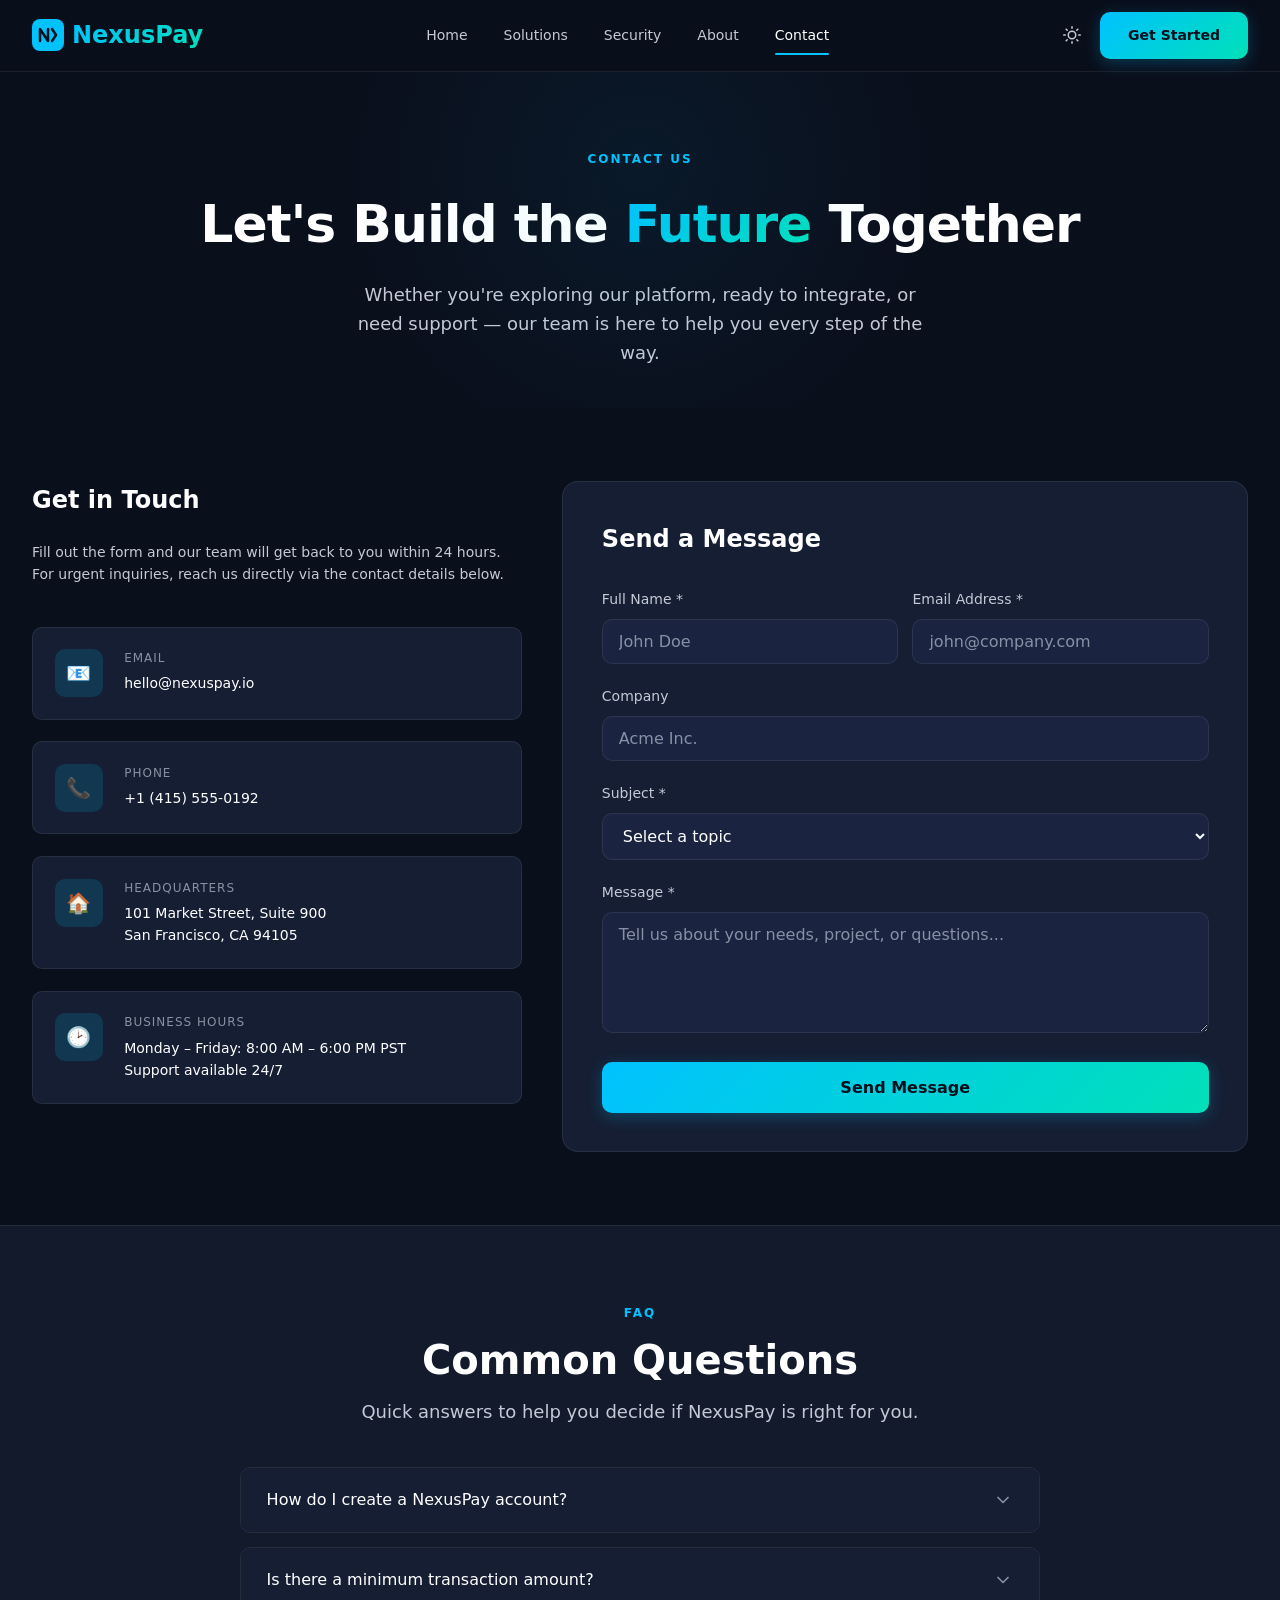
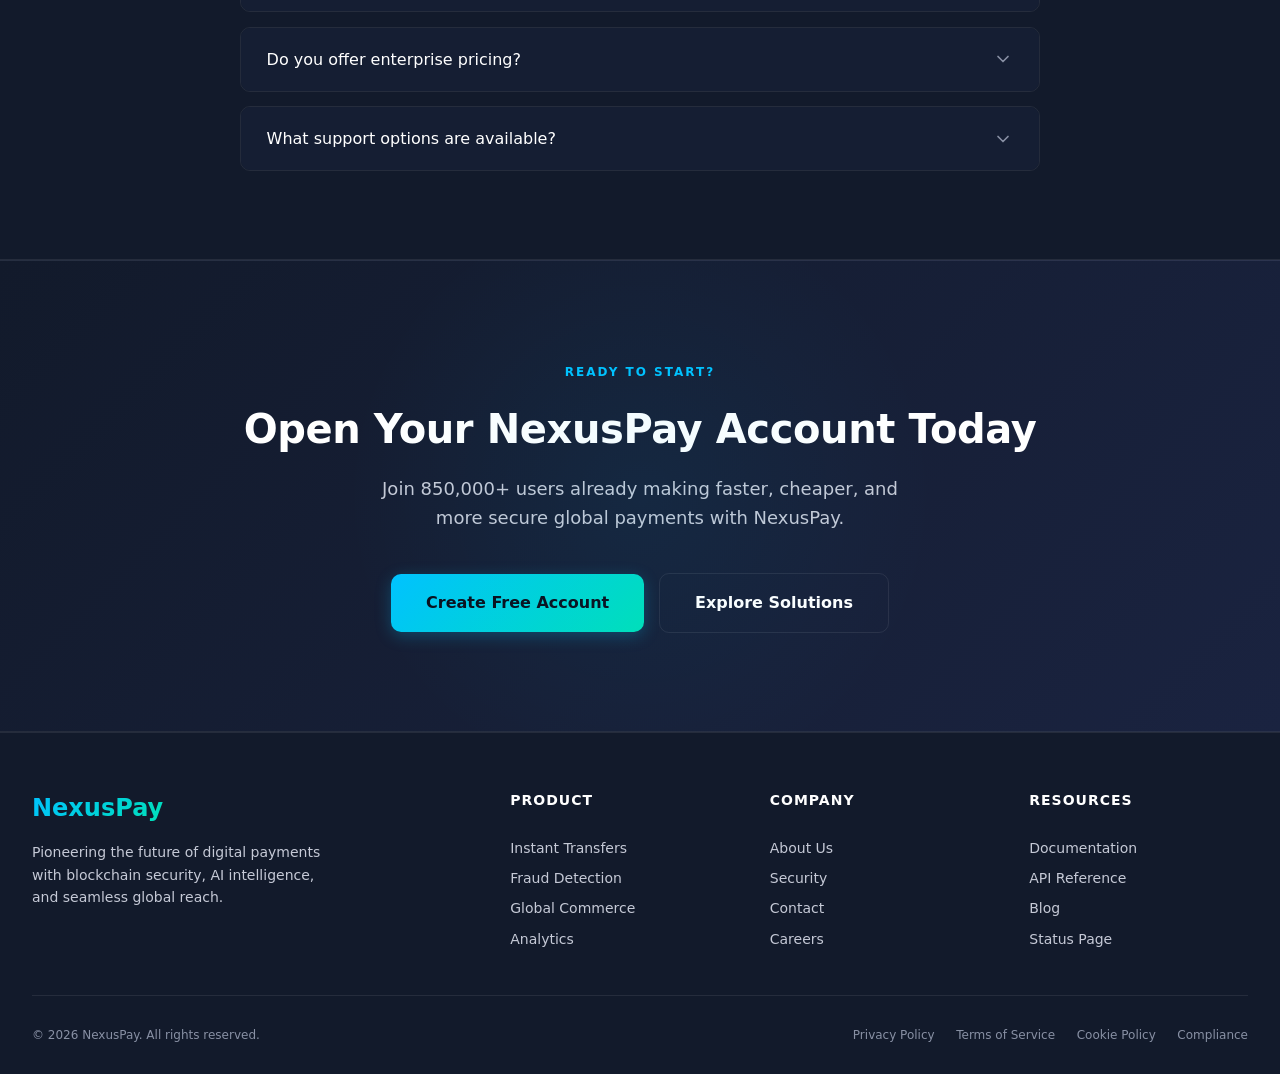
<file: contact.html>
<!DOCTYPE html>
<html lang="en" data-theme="dark">
<head>
  <meta charset="UTF-8">
  <meta name="viewport" content="width=device-width, initial-scale=1.0">
  <meta name="description" content="Contact NexusPay — Reach our sales, support, or partnership teams. Get started with secure digital payments and global financial infrastructure.">
  <title>Contact — NexusPay</title>
  <link rel="stylesheet" href="style.css">
</head>
<body>

  <!-- ====== NAVBAR ====== -->
  <nav class="navbar" aria-label="Main navigation">
    <div class="container">
      <a href="index.html" class="nav-brand" aria-label="NexusPay home">
        <svg viewBox="0 0 32 32" fill="none" aria-hidden="true">
          <rect width="32" height="32" rx="8" fill="url(#brand-grad)"/>
          <path d="M8 22V10l8 12V10" stroke="#0A0F1C" stroke-width="2.5" stroke-linecap="round" stroke-linejoin="round"/>
          <path d="M20 10l4 6-4 6" stroke="#0A0F1C" stroke-width="2.5" stroke-linecap="round" stroke-linejoin="round"/>
          <defs><linearGradient id="brand-grad" x1="0" y1="0" x2="32" y2="32"><stop stop-color="#00C2FF"/><stop offset="1" stop-color="#00E0B8"/></linearGradient></defs>
        </svg>
        <span class="nav-brand-text">NexusPay</span>
      </a>

      <input type="checkbox" id="nav-toggle" class="nav-toggle-input" aria-hidden="true">
      <label for="nav-toggle" class="nav-toggle-label" aria-label="Toggle navigation menu" aria-expanded="false" role="button">
        <span class="hamburger"></span>
      </label>

      <div class="nav-links" id="nav-menu">
        <a href="index.html">Home</a>
        <a href="solutions.html">Solutions</a>
        <a href="security.html">Security</a>
        <a href="about.html">About</a>
        <a href="contact.html" class="active">Contact</a>
      </div>

      <div class="nav-actions">
        <button class="theme-toggle" id="theme-toggle" type="button" aria-label="Switch to light mode">
          <svg width="18" height="18" viewBox="0 0 24 24" fill="none" stroke="currentColor" stroke-width="2" stroke-linecap="round" stroke-linejoin="round"><circle cx="12" cy="12" r="5"/><line x1="12" y1="1" x2="12" y2="3"/><line x1="12" y1="21" x2="12" y2="23"/><line x1="4.22" y1="4.22" x2="5.64" y2="5.64"/><line x1="18.36" y1="18.36" x2="19.78" y2="19.78"/><line x1="1" y1="12" x2="3" y2="12"/><line x1="21" y1="12" x2="23" y2="12"/><line x1="4.22" y1="19.78" x2="5.64" y2="18.36"/><line x1="18.36" y1="5.64" x2="19.78" y2="4.22"/></svg>
        </button>
        <a href="contact.html" class="btn btn-primary nav-cta">Get Started</a>
      </div>
    </div>
  </nav>

  <main>

    <!-- ====== PAGE HEADER ====== -->
    <section class="page-header">
      <div class="container">
        <span class="section-label">Contact Us</span>
        <h1>Let's Build the <span class="text-gradient">Future</span> Together</h1>
        <p>Whether you're exploring our platform, ready to integrate, or need support — our team is here to help you every step of the way.</p>
      </div>
    </section>

    <!-- ====== CONTACT FORM & INFO ====== -->
    <section class="section">
      <div class="container">
        <div class="contact-grid">

          <!-- Contact Info -->
          <div>
            <h2 style="font-size:var(--fs-xl);font-weight:var(--fw-semibold);margin-bottom:var(--space-lg)">Get in Touch</h2>
            <p style="color:var(--color-text-secondary);font-size:var(--fs-sm);margin-bottom:var(--space-2xl);line-height:var(--lh-base)">Fill out the form and our team will get back to you within 24 hours. For urgent inquiries, reach us directly via the contact details below.</p>

            <div class="contact-info-cards">
              <div class="contact-info-card fade-in">
                <div class="contact-info-icon" aria-hidden="true">&#128231;</div>
                <div>
                  <p class="contact-info-label">Email</p>
                  <p class="contact-info-value">hello@nexuspay.io</p>
                </div>
              </div>
              <div class="contact-info-card fade-in">
                <div class="contact-info-icon" aria-hidden="true">&#128222;</div>
                <div>
                  <p class="contact-info-label">Phone</p>
                  <p class="contact-info-value">+1 (415) 555-0192</p>
                </div>
              </div>
              <div class="contact-info-card fade-in">
                <div class="contact-info-icon" aria-hidden="true">&#127968;</div>
                <div>
                  <p class="contact-info-label">Headquarters</p>
                  <p class="contact-info-value">101 Market Street, Suite 900<br>San Francisco, CA 94105</p>
                </div>
              </div>
              <div class="contact-info-card fade-in">
                <div class="contact-info-icon" aria-hidden="true">&#128337;</div>
                <div>
                  <p class="contact-info-label">Business Hours</p>
                  <p class="contact-info-value">Monday – Friday: 8:00 AM – 6:00 PM PST<br>Support available 24/7</p>
                </div>
              </div>
            </div>
          </div>

          <!-- Contact Form -->
          <div class="contact-form-card fade-in">
            <form id="contact-form" novalidate>
              <h2 style="font-size:var(--fs-xl);font-weight:var(--fw-semibold);margin-bottom:var(--space-xl)">Send a Message</h2>

              <div class="form-row">
                <div class="form-group">
                  <label class="form-label" for="contact-name">Full Name *</label>
                  <input type="text" class="form-input" id="contact-name" placeholder="John Doe" required autocomplete="name">
                  <p class="form-error">Please enter your full name (min 2 characters).</p>
                </div>
                <div class="form-group">
                  <label class="form-label" for="contact-email">Email Address *</label>
                  <input type="email" class="form-input" id="contact-email" placeholder="john@company.com" required autocomplete="email">
                  <p class="form-error">Please enter a valid email address.</p>
                </div>
              </div>

              <div class="form-group">
                <label class="form-label" for="contact-company">Company</label>
                <input type="text" class="form-input" id="contact-company" placeholder="Acme Inc." autocomplete="organization">
              </div>

              <div class="form-group">
                <label class="form-label" for="contact-subject">Subject *</label>
                <select class="form-select" id="contact-subject" required>
                  <option value="">Select a topic</option>
                  <option value="general">General Inquiry</option>
                  <option value="sales">Sales & Pricing</option>
                  <option value="support">Technical Support</option>
                  <option value="partnership">Partnership Opportunity</option>
                  <option value="enterprise">Enterprise Solutions</option>
                  <option value="media">Press & Media</option>
                </select>
                <p class="form-error">Please select a subject.</p>
              </div>

              <div class="form-group">
                <label class="form-label" for="contact-message">Message *</label>
                <textarea class="form-textarea" id="contact-message" placeholder="Tell us about your needs, project, or questions..." rows="5" required></textarea>
                <p class="form-error">Please enter a message (min 10 characters).</p>
              </div>

              <button type="submit" class="btn btn-primary btn-lg" style="width:100%">Send Message</button>
            </form>

            <!-- Success State -->
            <div class="form-success" id="form-success">
              <div class="form-success-icon" aria-hidden="true">&#10003;</div>
              <h3>Message Sent Successfully</h3>
              <p>Thank you for reaching out. Our team will review your message and respond within 24 hours. For urgent matters, please call us directly.</p>
            </div>
          </div>

        </div>
      </div>
    </section>

    <!-- ====== FAQ ====== -->
    <section class="section" style="background:var(--color-bg-secondary);border-top:1px solid var(--color-border);border-bottom:1px solid var(--color-border)" id="faq">
      <div class="container text-center">
        <span class="section-label">FAQ</span>
        <h2 class="section-title">Common Questions</h2>
        <p class="section-subtitle">Quick answers to help you decide if NexusPay is right for you.</p>
      </div>
      <div class="container">
        <div class="faq-list">
          <div class="faq-item">
            <button class="faq-question" aria-expanded="false">
              <span>How do I create a NexusPay account?</span>
              <svg class="faq-chevron" viewBox="0 0 24 24" fill="none" stroke="currentColor" stroke-width="2" stroke-linecap="round" stroke-linejoin="round" aria-hidden="true"><polyline points="6 9 12 15 18 9"/></svg>
            </button>
            <div class="faq-answer" role="region">
              <div class="faq-answer-inner">
                Sign up takes less than 5 minutes. You will need a valid email address, government-issued ID for KYC verification, and a linked bank account or card. Once verified, you can start transacting immediately with no minimum balance required.
              </div>
            </div>
          </div>
          <div class="faq-item">
            <button class="faq-question" aria-expanded="false">
              <span>Is there a minimum transaction amount?</span>
              <svg class="faq-chevron" viewBox="0 0 24 24" fill="none" stroke="currentColor" stroke-width="2" stroke-linecap="round" stroke-linejoin="round" aria-hidden="true"><polyline points="6 9 12 15 18 9"/></svg>
            </button>
            <div class="faq-answer" role="region">
              <div class="faq-answer-inner">
                No. NexusPay supports transactions as low as $0.01 USD equivalent. There is no minimum or maximum for standard personal accounts. Enterprise accounts may have custom limits based on compliance requirements and risk profiles.
              </div>
            </div>
          </div>
          <div class="faq-item">
            <button class="faq-question" aria-expanded="false">
              <span>Do you offer enterprise pricing?</span>
              <svg class="faq-chevron" viewBox="0 0 24 24" fill="none" stroke="currentColor" stroke-width="2" stroke-linecap="round" stroke-linejoin="round" aria-hidden="true"><polyline points="6 9 12 15 18 9"/></svg>
            </button>
            <div class="faq-answer" role="region">
              <div class="faq-answer-inner">
                Yes. Enterprise clients receive custom volume-based pricing, dedicated account management, priority support, and access to advanced API features. Contact our sales team to discuss your specific requirements and we will create a tailored pricing proposal.
              </div>
            </div>
          </div>
          <div class="faq-item">
            <button class="faq-question" aria-expanded="false">
              <span>What support options are available?</span>
              <svg class="faq-chevron" viewBox="0 0 24 24" fill="none" stroke="currentColor" stroke-width="2" stroke-linecap="round" stroke-linejoin="round" aria-hidden="true"><polyline points="6 9 12 15 18 9"/></svg>
            </button>
            <div class="faq-answer" role="region">
              <div class="faq-answer-inner">
                All accounts receive 24/7 email and chat support. Business and Enterprise tiers include phone support, dedicated account managers, and guaranteed response times (under 1 hour for critical issues). We also provide extensive documentation, API guides, and a community forum.
              </div>
            </div>
          </div>
        </div>
      </div>
    </section>

    <!-- ====== CTA ====== -->
    <section class="cta-section">
      <div class="container">
        <span class="section-label">Ready to Start?</span>
        <h2 class="cta-title">Open Your NexusPay Account Today</h2>
        <p class="cta-text">Join 850,000+ users already making faster, cheaper, and more secure global payments with NexusPay.</p>
        <div class="hero-actions">
          <a href="#" class="btn btn-primary btn-lg">Create Free Account</a>
          <a href="solutions.html" class="btn btn-secondary btn-lg">Explore Solutions</a>
        </div>
      </div>
    </section>

  </main>

  <!-- ====== FOOTER ====== -->
  <footer class="footer">
    <div class="container">
      <div class="footer-grid">
        <div class="footer-brand">
          <p class="footer-brand-name"><span class="text-gradient">NexusPay</span></p>
          <p class="footer-brand-text">Pioneering the future of digital payments with blockchain security, AI intelligence, and seamless global reach.</p>
        </div>
        <div class="footer-col">
          <h4>Product</h4>
          <a href="solutions.html">Instant Transfers</a>
          <a href="solutions.html">Fraud Detection</a>
          <a href="solutions.html">Global Commerce</a>
          <a href="solutions.html">Analytics</a>
        </div>
        <div class="footer-col">
          <h4>Company</h4>
          <a href="about.html">About Us</a>
          <a href="security.html">Security</a>
          <a href="contact.html">Contact</a>
          <a href="#">Careers</a>
        </div>
        <div class="footer-col">
          <h4>Resources</h4>
          <a href="#">Documentation</a>
          <a href="#">API Reference</a>
          <a href="#">Blog</a>
          <a href="#">Status Page</a>
        </div>
      </div>
      <div class="footer-bottom">
        <p>&copy; 2026 NexusPay. All rights reserved.</p>
        <div class="footer-legal">
          <a href="#">Privacy Policy</a>
          <a href="#">Terms of Service</a>
          <a href="#">Cookie Policy</a>
          <a href="#">Compliance</a>
        </div>
      </div>
    </div>
  </footer>

  <script src="script.js"></script>
</body>
</html>
</file>
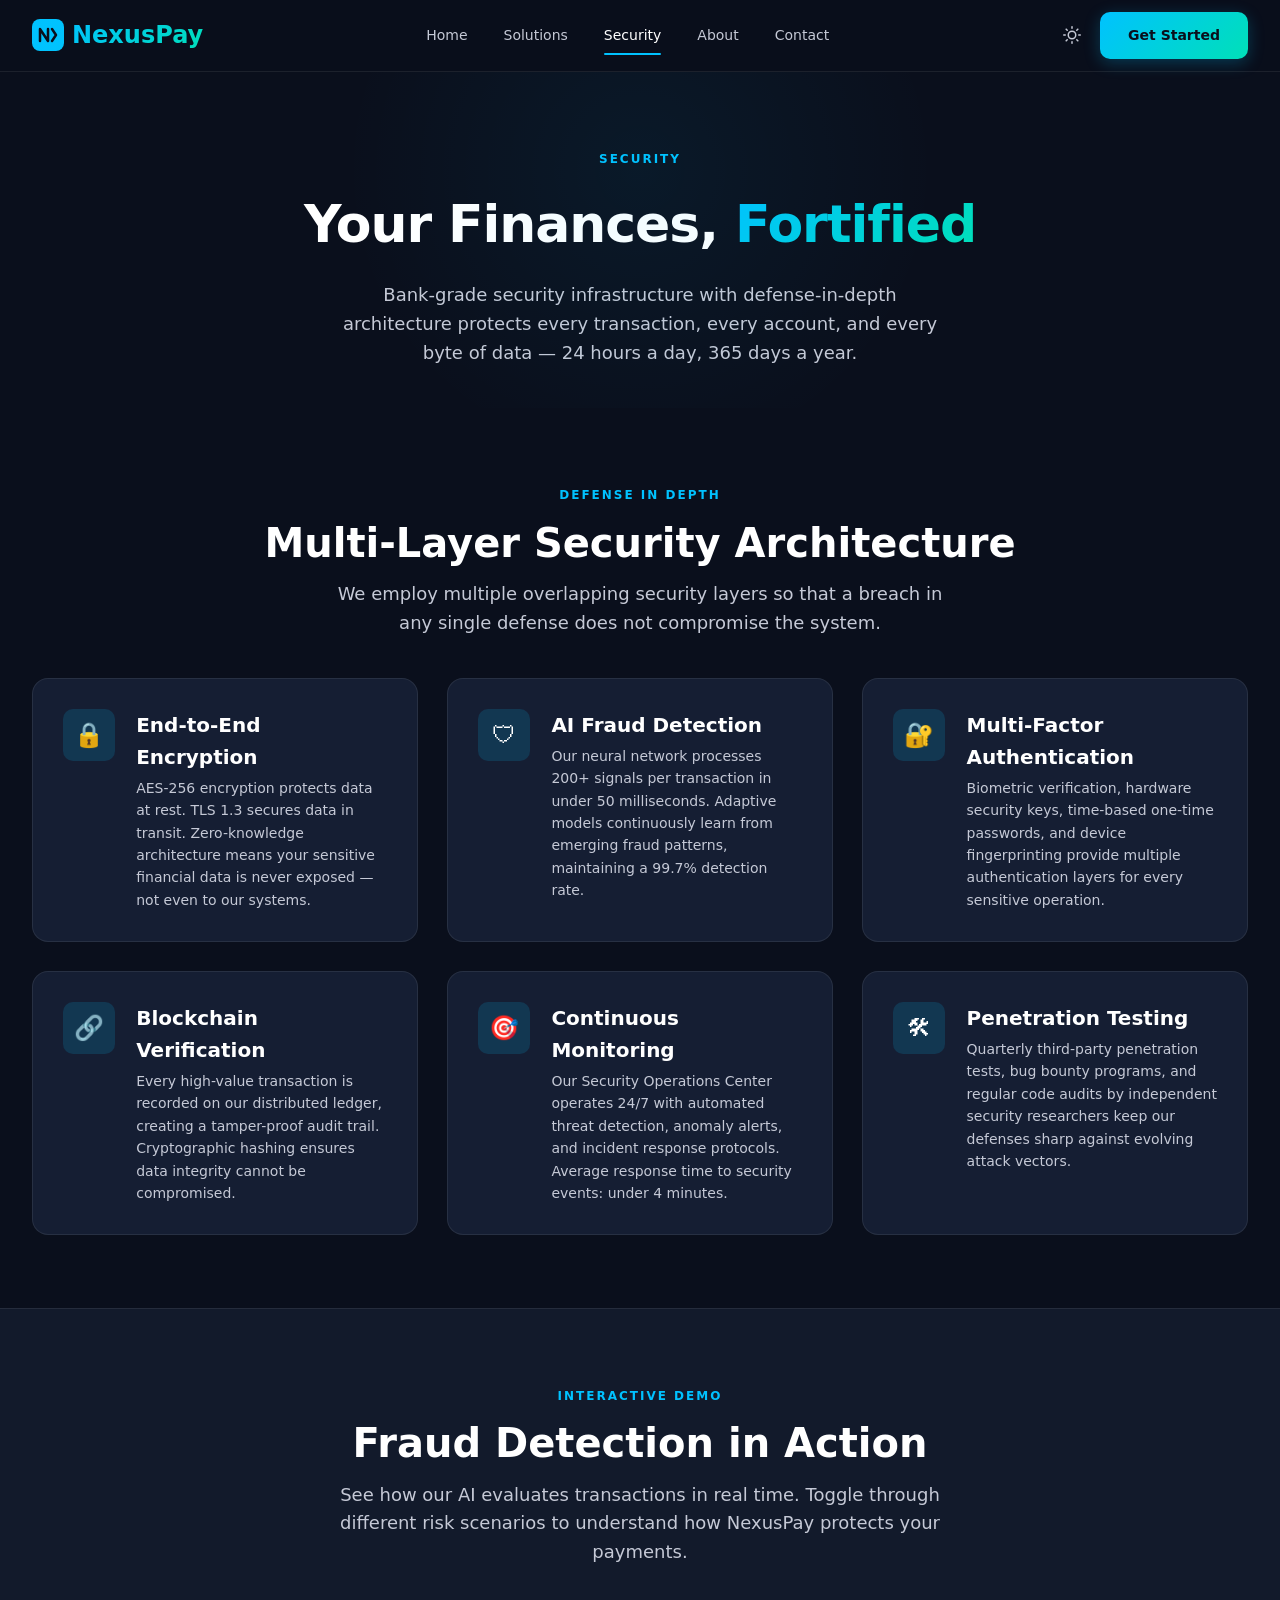
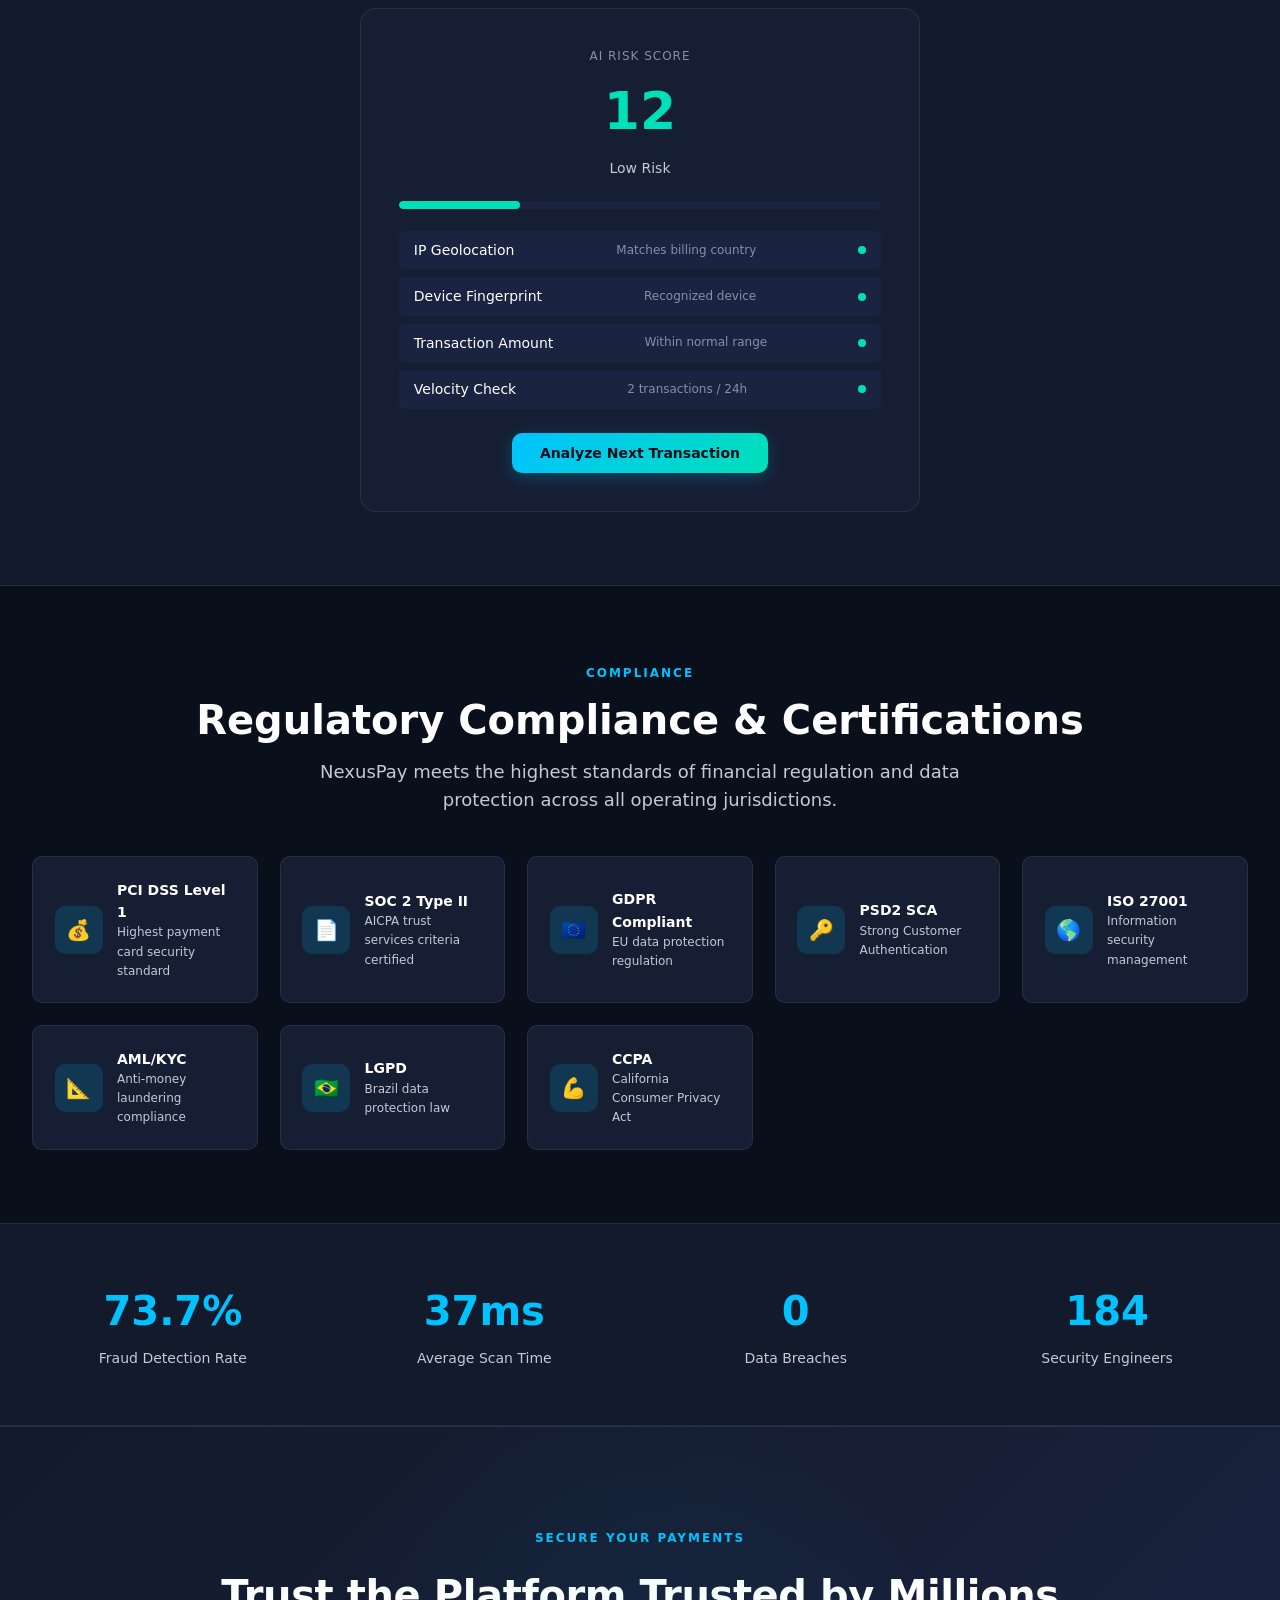
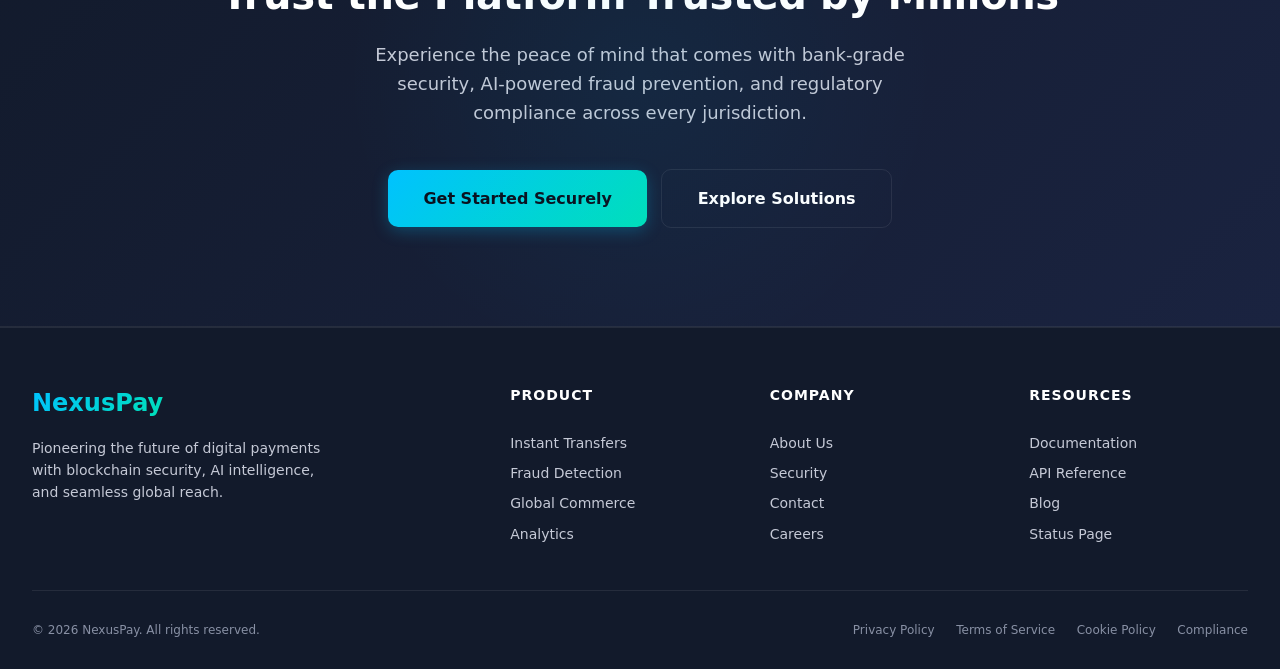
<file: security.html>
<!DOCTYPE html>
<html lang="en" data-theme="dark">
<head>
  <meta charset="UTF-8">
  <meta name="viewport" content="width=device-width, initial-scale=1.0">
  <meta name="description" content="NexusPay security — Enterprise-grade encryption, AI fraud detection, regulatory compliance, and blockchain-verified transactions keeping your finances safe.">
  <title>Security &amp; Compliance — NexusPay</title>
  <link rel="stylesheet" href="style.css">
</head>
<body>

  <!-- ====== NAVBAR ====== -->
  <nav class="navbar" aria-label="Main navigation">
    <div class="container">
      <a href="index.html" class="nav-brand" aria-label="NexusPay home">
        <svg viewBox="0 0 32 32" fill="none" aria-hidden="true">
          <rect width="32" height="32" rx="8" fill="url(#brand-grad)"/>
          <path d="M8 22V10l8 12V10" stroke="#0A0F1C" stroke-width="2.5" stroke-linecap="round" stroke-linejoin="round"/>
          <path d="M20 10l4 6-4 6" stroke="#0A0F1C" stroke-width="2.5" stroke-linecap="round" stroke-linejoin="round"/>
          <defs><linearGradient id="brand-grad" x1="0" y1="0" x2="32" y2="32"><stop stop-color="#00C2FF"/><stop offset="1" stop-color="#00E0B8"/></linearGradient></defs>
        </svg>
        <span class="nav-brand-text">NexusPay</span>
      </a>

      <input type="checkbox" id="nav-toggle" class="nav-toggle-input" aria-hidden="true">
      <label for="nav-toggle" class="nav-toggle-label" aria-label="Toggle navigation menu" aria-expanded="false" role="button">
        <span class="hamburger"></span>
      </label>

      <div class="nav-links" id="nav-menu">
        <a href="index.html">Home</a>
        <a href="solutions.html">Solutions</a>
        <a href="security.html" class="active">Security</a>
        <a href="about.html">About</a>
        <a href="contact.html">Contact</a>
      </div>

      <div class="nav-actions">
        <button class="theme-toggle" id="theme-toggle" type="button" aria-label="Switch to light mode">
          <svg width="18" height="18" viewBox="0 0 24 24" fill="none" stroke="currentColor" stroke-width="2" stroke-linecap="round" stroke-linejoin="round"><circle cx="12" cy="12" r="5"/><line x1="12" y1="1" x2="12" y2="3"/><line x1="12" y1="21" x2="12" y2="23"/><line x1="4.22" y1="4.22" x2="5.64" y2="5.64"/><line x1="18.36" y1="18.36" x2="19.78" y2="19.78"/><line x1="1" y1="12" x2="3" y2="12"/><line x1="21" y1="12" x2="23" y2="12"/><line x1="4.22" y1="19.78" x2="5.64" y2="18.36"/><line x1="18.36" y1="5.64" x2="19.78" y2="4.22"/></svg>
        </button>
        <a href="contact.html" class="btn btn-primary nav-cta">Get Started</a>
      </div>
    </div>
  </nav>

  <main>

    <!-- ====== PAGE HEADER ====== -->
    <section class="page-header">
      <div class="container">
        <span class="section-label">Security</span>
        <h1>Your Finances, <span class="text-gradient">Fortified</span></h1>
        <p>Bank-grade security infrastructure with defense-in-depth architecture protects every transaction, every account, and every byte of data — 24 hours a day, 365 days a year.</p>
      </div>
    </section>

    <!-- ====== SECURITY FEATURES ====== -->
    <section class="section">
      <div class="container text-center">
        <span class="section-label">Defense in Depth</span>
        <h2 class="section-title">Multi-Layer Security Architecture</h2>
        <p class="section-subtitle">We employ multiple overlapping security layers so that a breach in any single defense does not compromise the system.</p>
      </div>
      <div class="container">
        <div class="security-grid">
          <div class="security-card fade-in">
            <div class="security-icon" aria-hidden="true">&#128274;</div>
            <div>
              <h3>End-to-End Encryption</h3>
              <p>AES-256 encryption protects data at rest. TLS 1.3 secures data in transit. Zero-knowledge architecture means your sensitive financial data is never exposed — not even to our systems.</p>
            </div>
          </div>
          <div class="security-card fade-in">
            <div class="security-icon" aria-hidden="true">&#128737;</div>
            <div>
              <h3>AI Fraud Detection</h3>
              <p>Our neural network processes 200+ signals per transaction in under 50 milliseconds. Adaptive models continuously learn from emerging fraud patterns, maintaining a 99.7% detection rate.</p>
            </div>
          </div>
          <div class="security-card fade-in">
            <div class="security-icon" aria-hidden="true">&#128272;</div>
            <div>
              <h3>Multi-Factor Authentication</h3>
              <p>Biometric verification, hardware security keys, time-based one-time passwords, and device fingerprinting provide multiple authentication layers for every sensitive operation.</p>
            </div>
          </div>
          <div class="security-card fade-in">
            <div class="security-icon" aria-hidden="true">&#128279;</div>
            <div>
              <h3>Blockchain Verification</h3>
              <p>Every high-value transaction is recorded on our distributed ledger, creating a tamper-proof audit trail. Cryptographic hashing ensures data integrity cannot be compromised.</p>
            </div>
          </div>
          <div class="security-card fade-in">
            <div class="security-icon" aria-hidden="true">&#127919;</div>
            <div>
              <h3>Continuous Monitoring</h3>
              <p>Our Security Operations Center operates 24/7 with automated threat detection, anomaly alerts, and incident response protocols. Average response time to security events: under 4 minutes.</p>
            </div>
          </div>
          <div class="security-card fade-in">
            <div class="security-icon" aria-hidden="true">&#128736;</div>
            <div>
              <h3>Penetration Testing</h3>
              <p>Quarterly third-party penetration tests, bug bounty programs, and regular code audits by independent security researchers keep our defenses sharp against evolving attack vectors.</p>
            </div>
          </div>
        </div>
      </div>
    </section>

    <!-- ====== FRAUD DETECTION DEMO ====== -->
    <section class="section tool-section" id="fraud-demo">
      <div class="container text-center">
        <span class="section-label">Interactive Demo</span>
        <h2 class="section-title">Fraud Detection in Action</h2>
        <p class="section-subtitle">See how our AI evaluates transactions in real time. Toggle through different risk scenarios to understand how NexusPay protects your payments.</p>
      </div>
      <div class="container">
        <div class="tool-card fade-in">
          <div class="fraud-demo">
            <div class="risk-score">
              <p class="result-label">AI Risk Score</p>
              <p class="risk-score-value low" id="risk-score-value">12</p>
              <p class="result-detail" id="risk-label">Low Risk</p>
            </div>
            <div class="risk-meter">
              <div class="risk-meter-fill low" id="risk-meter-fill"></div>
            </div>
            <div class="risk-factors" id="risk-factors">
              <div class="risk-factor">
                <span>IP Geolocation</span>
                <span style="color:var(--color-text-muted);font-size:0.75rem">Matches billing country</span>
                <span class="risk-factor-status safe"></span>
              </div>
              <div class="risk-factor">
                <span>Device Fingerprint</span>
                <span style="color:var(--color-text-muted);font-size:0.75rem">Recognized device</span>
                <span class="risk-factor-status safe"></span>
              </div>
              <div class="risk-factor">
                <span>Transaction Amount</span>
                <span style="color:var(--color-text-muted);font-size:0.75rem">Within normal range</span>
                <span class="risk-factor-status safe"></span>
              </div>
              <div class="risk-factor">
                <span>Velocity Check</span>
                <span style="color:var(--color-text-muted);font-size:0.75rem">2 transactions / 24h</span>
                <span class="risk-factor-status safe"></span>
              </div>
            </div>
            <div style="text-align:center;margin-top:1.5rem">
              <button class="btn btn-primary" id="fraud-toggle">Analyze Next Transaction</button>
            </div>
          </div>
        </div>
      </div>
    </section>

    <!-- ====== COMPLIANCE ====== -->
    <section class="section" id="compliance">
      <div class="container text-center">
        <span class="section-label">Compliance</span>
        <h2 class="section-title">Regulatory Compliance & Certifications</h2>
        <p class="section-subtitle">NexusPay meets the highest standards of financial regulation and data protection across all operating jurisdictions.</p>
      </div>
      <div class="container">
        <div class="compliance-grid">
          <div class="compliance-badge fade-in">
            <div class="compliance-icon" aria-hidden="true">&#128176;</div>
            <div>
              <p class="compliance-name">PCI DSS Level 1</p>
              <p class="compliance-desc">Highest payment card security standard</p>
            </div>
          </div>
          <div class="compliance-badge fade-in">
            <div class="compliance-icon" aria-hidden="true">&#128196;</div>
            <div>
              <p class="compliance-name">SOC 2 Type II</p>
              <p class="compliance-desc">AICPA trust services criteria certified</p>
            </div>
          </div>
          <div class="compliance-badge fade-in">
            <div class="compliance-icon" aria-hidden="true">&#127466;&#127482;</div>
            <div>
              <p class="compliance-name">GDPR Compliant</p>
              <p class="compliance-desc">EU data protection regulation</p>
            </div>
          </div>
          <div class="compliance-badge fade-in">
            <div class="compliance-icon" aria-hidden="true">&#128273;</div>
            <div>
              <p class="compliance-name">PSD2 SCA</p>
              <p class="compliance-desc">Strong Customer Authentication</p>
            </div>
          </div>
          <div class="compliance-badge fade-in">
            <div class="compliance-icon" aria-hidden="true">&#127758;</div>
            <div>
              <p class="compliance-name">ISO 27001</p>
              <p class="compliance-desc">Information security management</p>
            </div>
          </div>
          <div class="compliance-badge fade-in">
            <div class="compliance-icon" aria-hidden="true">&#128208;</div>
            <div>
              <p class="compliance-name">AML/KYC</p>
              <p class="compliance-desc">Anti-money laundering compliance</p>
            </div>
          </div>
          <div class="compliance-badge fade-in">
            <div class="compliance-icon" aria-hidden="true">&#127463;&#127479;</div>
            <div>
              <p class="compliance-name">LGPD</p>
              <p class="compliance-desc">Brazil data protection law</p>
            </div>
          </div>
          <div class="compliance-badge fade-in">
            <div class="compliance-icon" aria-hidden="true">&#128170;</div>
            <div>
              <p class="compliance-name">CCPA</p>
              <p class="compliance-desc">California Consumer Privacy Act</p>
            </div>
          </div>
        </div>
      </div>
    </section>

    <!-- ====== SECURITY STATS ====== -->
    <section class="stats-bar" aria-label="Security statistics">
      <div class="container">
        <div class="stats-grid">
          <div class="stat-item fade-in">
            <p class="stat-number" data-count="99" data-suffix=".7%">0</p>
            <p class="stat-label">Fraud Detection Rate</p>
          </div>
          <div class="stat-item fade-in">
            <p class="stat-number" data-count="50" data-suffix="ms">0</p>
            <p class="stat-label">Average Scan Time</p>
          </div>
          <div class="stat-item fade-in">
            <p class="stat-number" data-count="0" data-suffix="" data-prefix="">0</p>
            <p class="stat-label">Data Breaches</p>
          </div>
          <div class="stat-item fade-in">
            <p class="stat-number" data-count="247" data-suffix="">0</p>
            <p class="stat-label">Security Engineers</p>
          </div>
        </div>
      </div>
    </section>

    <!-- ====== CTA ====== -->
    <section class="cta-section">
      <div class="container">
        <span class="section-label">Secure Your Payments</span>
        <h2 class="cta-title">Trust the Platform Trusted by Millions</h2>
        <p class="cta-text">Experience the peace of mind that comes with bank-grade security, AI-powered fraud prevention, and regulatory compliance across every jurisdiction.</p>
        <div class="hero-actions">
          <a href="contact.html" class="btn btn-primary btn-lg">Get Started Securely</a>
          <a href="solutions.html" class="btn btn-secondary btn-lg">Explore Solutions</a>
        </div>
      </div>
    </section>

  </main>

  <!-- ====== FOOTER ====== -->
  <footer class="footer">
    <div class="container">
      <div class="footer-grid">
        <div class="footer-brand">
          <p class="footer-brand-name"><span class="text-gradient">NexusPay</span></p>
          <p class="footer-brand-text">Pioneering the future of digital payments with blockchain security, AI intelligence, and seamless global reach.</p>
        </div>
        <div class="footer-col">
          <h4>Product</h4>
          <a href="solutions.html">Instant Transfers</a>
          <a href="solutions.html">Fraud Detection</a>
          <a href="solutions.html">Global Commerce</a>
          <a href="solutions.html">Analytics</a>
        </div>
        <div class="footer-col">
          <h4>Company</h4>
          <a href="about.html">About Us</a>
          <a href="security.html">Security</a>
          <a href="contact.html">Contact</a>
          <a href="#">Careers</a>
        </div>
        <div class="footer-col">
          <h4>Resources</h4>
          <a href="#">Documentation</a>
          <a href="#">API Reference</a>
          <a href="#">Blog</a>
          <a href="#">Status Page</a>
        </div>
      </div>
      <div class="footer-bottom">
        <p>&copy; 2026 NexusPay. All rights reserved.</p>
        <div class="footer-legal">
          <a href="#">Privacy Policy</a>
          <a href="#">Terms of Service</a>
          <a href="#">Cookie Policy</a>
          <a href="#">Compliance</a>
        </div>
      </div>
    </div>
  </footer>

  <script src="script.js"></script>
</body>
</html>
</file>
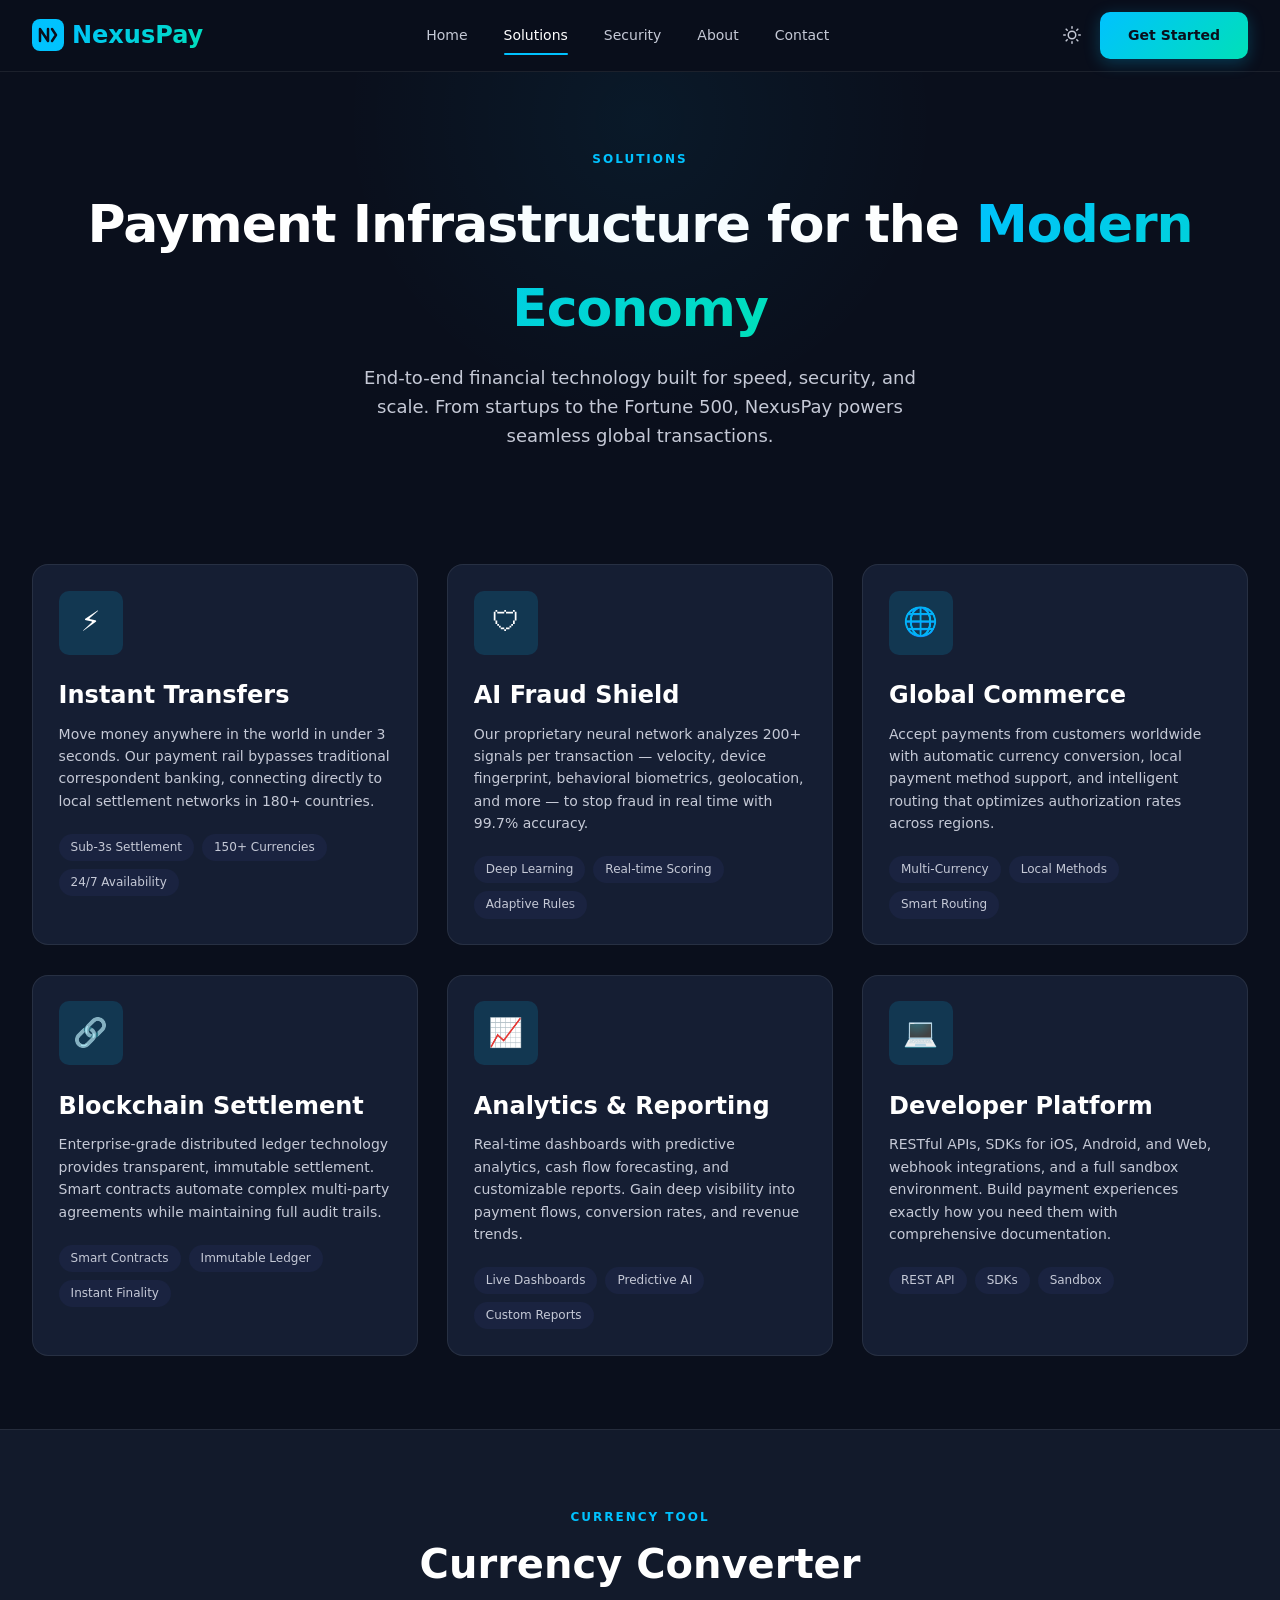
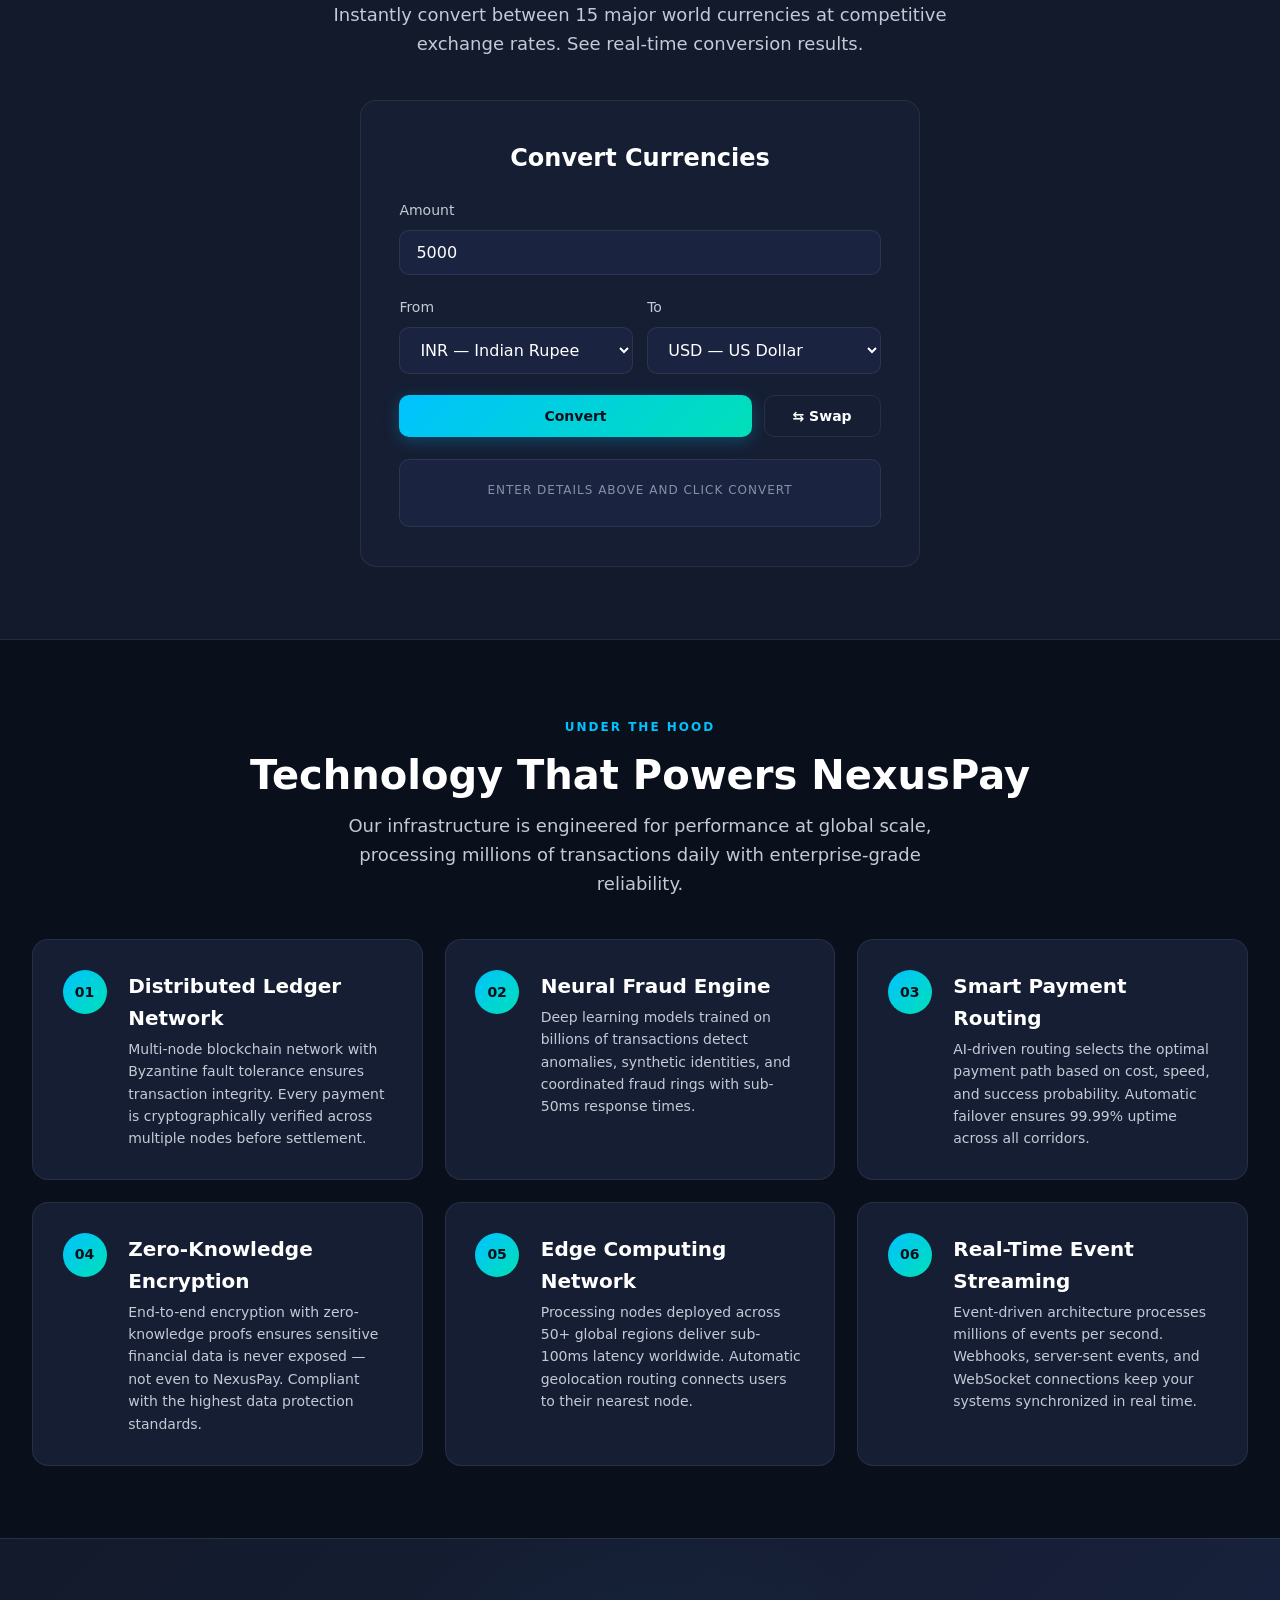
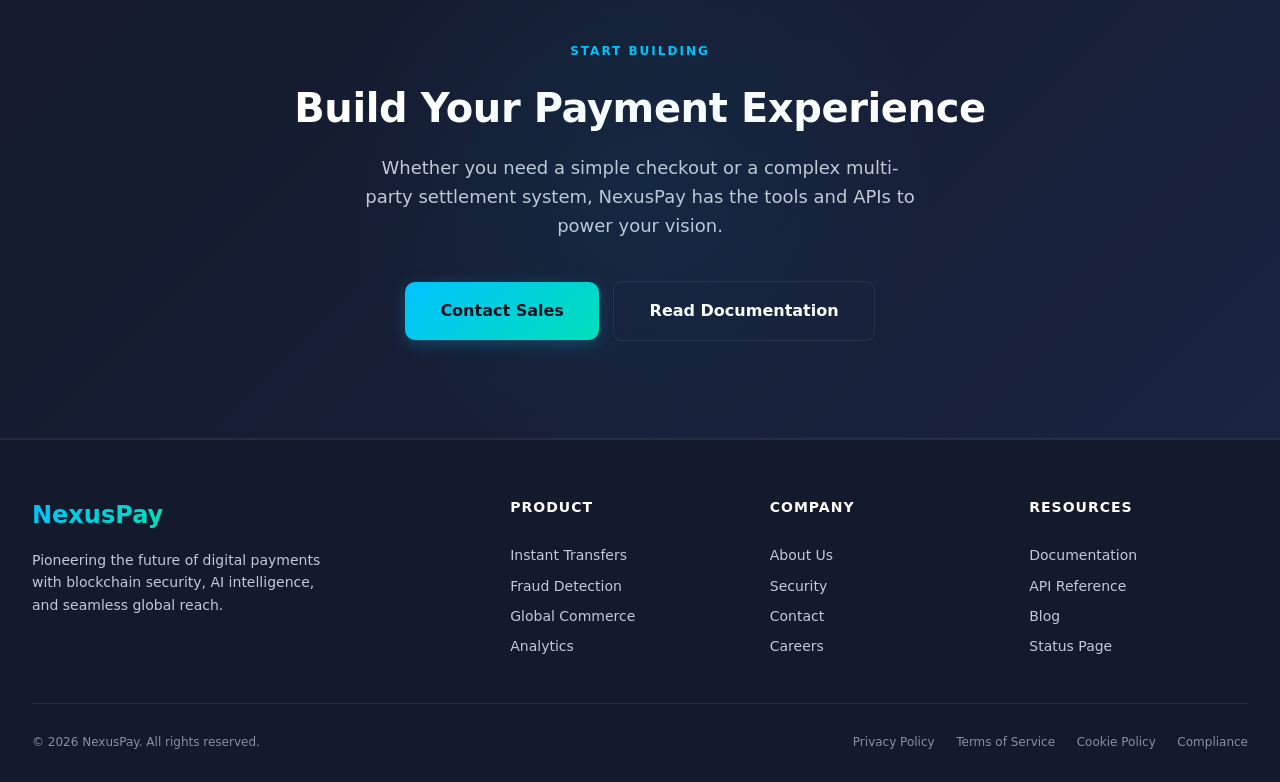
<file: solutions.html>
<!DOCTYPE html>
<html lang="en" data-theme="dark">
<head>
  <meta charset="UTF-8">
  <meta name="viewport" content="width=device-width, initial-scale=1.0">
  <meta name="description" content="NexusPay solutions — Instant transfers, AI fraud detection, blockchain settlement, global commerce, and enterprise payment infrastructure.">
  <title>Solutions — NexusPay</title>
  <link rel="stylesheet" href="style.css">
</head>
<body>

  <!-- ====== NAVBAR ====== -->
  <nav class="navbar" aria-label="Main navigation">
    <div class="container">
      <a href="index.html" class="nav-brand" aria-label="NexusPay home">
        <svg viewBox="0 0 32 32" fill="none" aria-hidden="true">
          <rect width="32" height="32" rx="8" fill="url(#brand-grad)"/>
          <path d="M8 22V10l8 12V10" stroke="#0A0F1C" stroke-width="2.5" stroke-linecap="round" stroke-linejoin="round"/>
          <path d="M20 10l4 6-4 6" stroke="#0A0F1C" stroke-width="2.5" stroke-linecap="round" stroke-linejoin="round"/>
          <defs><linearGradient id="brand-grad" x1="0" y1="0" x2="32" y2="32"><stop stop-color="#00C2FF"/><stop offset="1" stop-color="#00E0B8"/></linearGradient></defs>
        </svg>
        <span class="nav-brand-text">NexusPay</span>
      </a>

      <input type="checkbox" id="nav-toggle" class="nav-toggle-input" aria-hidden="true">
      <label for="nav-toggle" class="nav-toggle-label" aria-label="Toggle navigation menu" aria-expanded="false" role="button">
        <span class="hamburger"></span>
      </label>

      <div class="nav-links" id="nav-menu">
        <a href="index.html">Home</a>
        <a href="solutions.html" class="active">Solutions</a>
        <a href="security.html">Security</a>
        <a href="about.html">About</a>
        <a href="contact.html">Contact</a>
      </div>

      <div class="nav-actions">
        <button class="theme-toggle" id="theme-toggle" type="button" aria-label="Switch to light mode">
          <svg width="18" height="18" viewBox="0 0 24 24" fill="none" stroke="currentColor" stroke-width="2" stroke-linecap="round" stroke-linejoin="round"><circle cx="12" cy="12" r="5"/><line x1="12" y1="1" x2="12" y2="3"/><line x1="12" y1="21" x2="12" y2="23"/><line x1="4.22" y1="4.22" x2="5.64" y2="5.64"/><line x1="18.36" y1="18.36" x2="19.78" y2="19.78"/><line x1="1" y1="12" x2="3" y2="12"/><line x1="21" y1="12" x2="23" y2="12"/><line x1="4.22" y1="19.78" x2="5.64" y2="18.36"/><line x1="18.36" y1="5.64" x2="19.78" y2="4.22"/></svg>
        </button>
        <a href="contact.html" class="btn btn-primary nav-cta">Get Started</a>
      </div>
    </div>
  </nav>

  <main>

    <!-- ====== PAGE HEADER ====== -->
    <section class="page-header">
      <div class="container">
        <span class="section-label">Solutions</span>
        <h1>Payment Infrastructure for the <span class="text-gradient">Modern Economy</span></h1>
        <p>End-to-end financial technology built for speed, security, and scale. From startups to the Fortune 500, NexusPay powers seamless global transactions.</p>
      </div>
    </section>

    <!-- ====== CORE SOLUTIONS ====== -->
    <section class="section">
      <div class="container">
        <div class="solutions-grid">
          <div class="solution-card fade-in">
            <div class="solution-icon" aria-hidden="true">&#9889;</div>
            <h3 class="solution-title">Instant Transfers</h3>
            <p class="solution-text">Move money anywhere in the world in under 3 seconds. Our payment rail bypasses traditional correspondent banking, connecting directly to local settlement networks in 180+ countries.</p>
            <div class="solution-features">
              <span class="solution-tag">Sub-3s Settlement</span>
              <span class="solution-tag">150+ Currencies</span>
              <span class="solution-tag">24/7 Availability</span>
            </div>
          </div>
          <div class="solution-card fade-in">
            <div class="solution-icon" aria-hidden="true">&#128737;</div>
            <h3 class="solution-title">AI Fraud Shield</h3>
            <p class="solution-text">Our proprietary neural network analyzes 200+ signals per transaction — velocity, device fingerprint, behavioral biometrics, geolocation, and more — to stop fraud in real time with 99.7% accuracy.</p>
            <div class="solution-features">
              <span class="solution-tag">Deep Learning</span>
              <span class="solution-tag">Real-time Scoring</span>
              <span class="solution-tag">Adaptive Rules</span>
            </div>
          </div>
          <div class="solution-card fade-in">
            <div class="solution-icon" aria-hidden="true">&#127760;</div>
            <h3 class="solution-title">Global Commerce</h3>
            <p class="solution-text">Accept payments from customers worldwide with automatic currency conversion, local payment method support, and intelligent routing that optimizes authorization rates across regions.</p>
            <div class="solution-features">
              <span class="solution-tag">Multi-Currency</span>
              <span class="solution-tag">Local Methods</span>
              <span class="solution-tag">Smart Routing</span>
            </div>
          </div>
          <div class="solution-card fade-in">
            <div class="solution-icon" aria-hidden="true">&#128279;</div>
            <h3 class="solution-title">Blockchain Settlement</h3>
            <p class="solution-text">Enterprise-grade distributed ledger technology provides transparent, immutable settlement. Smart contracts automate complex multi-party agreements while maintaining full audit trails.</p>
            <div class="solution-features">
              <span class="solution-tag">Smart Contracts</span>
              <span class="solution-tag">Immutable Ledger</span>
              <span class="solution-tag">Instant Finality</span>
            </div>
          </div>
          <div class="solution-card fade-in">
            <div class="solution-icon" aria-hidden="true">&#128200;</div>
            <h3 class="solution-title">Analytics & Reporting</h3>
            <p class="solution-text">Real-time dashboards with predictive analytics, cash flow forecasting, and customizable reports. Gain deep visibility into payment flows, conversion rates, and revenue trends.</p>
            <div class="solution-features">
              <span class="solution-tag">Live Dashboards</span>
              <span class="solution-tag">Predictive AI</span>
              <span class="solution-tag">Custom Reports</span>
            </div>
          </div>
          <div class="solution-card fade-in">
            <div class="solution-icon" aria-hidden="true">&#128187;</div>
            <h3 class="solution-title">Developer Platform</h3>
            <p class="solution-text">RESTful APIs, SDKs for iOS, Android, and Web, webhook integrations, and a full sandbox environment. Build payment experiences exactly how you need them with comprehensive documentation.</p>
            <div class="solution-features">
              <span class="solution-tag">REST API</span>
              <span class="solution-tag">SDKs</span>
              <span class="solution-tag">Sandbox</span>
            </div>
          </div>
        </div>
      </div>
    </section>

    <!-- ====== CURRENCY CONVERTER ====== -->
    <section class="section tool-section" id="converter">
      <div class="container text-center">
        <span class="section-label">Currency Tool</span>
        <h2 class="section-title">Currency Converter</h2>
        <p class="section-subtitle">Instantly convert between 15 major world currencies at competitive exchange rates. See real-time conversion results.</p>
      </div>
      <div class="container">
        <div class="tool-card fade-in" id="currency-converter">
          <h3>Convert Currencies</h3>
          <div class="form-group">
            <label class="form-label" for="conv-amount">Amount</label>
            <input type="number" class="form-input" id="conv-amount" placeholder="1000" min="0" step="0.01" value="5000">
          </div>
          <div class="form-row">
            <div class="form-group">
              <label class="form-label" for="conv-from">From</label>
              <select class="form-select" id="conv-from">
                <option value="USD">USD — US Dollar</option>
                <option value="EUR">EUR — Euro</option>
                <option value="GBP">GBP — British Pound</option>
                <option value="JPY">JPY — Japanese Yen</option>
                <option value="INR" selected>INR — Indian Rupee</option>
                <option value="AUD">AUD — Australian Dollar</option>
                <option value="CAD">CAD — Canadian Dollar</option>
                <option value="CHF">CHF — Swiss Franc</option>
                <option value="CNY">CNY — Chinese Yuan</option>
                <option value="SGD">SGD — Singapore Dollar</option>
                <option value="AED">AED — UAE Dirham</option>
                <option value="BRL">BRL — Brazilian Real</option>
                <option value="KRW">KRW — Korean Won</option>
                <option value="MXN">MXN — Mexican Peso</option>
                <option value="ZAR">ZAR — South African Rand</option>
              </select>
            </div>
            <div class="form-group">
              <label class="form-label" for="conv-to">To</label>
              <select class="form-select" id="conv-to">
                <option value="USD" selected>USD — US Dollar</option>
                <option value="EUR">EUR — Euro</option>
                <option value="GBP">GBP — British Pound</option>
                <option value="JPY">JPY — Japanese Yen</option>
                <option value="INR">INR — Indian Rupee</option>
                <option value="AUD">AUD — Australian Dollar</option>
                <option value="CAD">CAD — Canadian Dollar</option>
                <option value="CHF">CHF — Swiss Franc</option>
                <option value="CNY">CNY — Chinese Yuan</option>
                <option value="SGD">SGD — Singapore Dollar</option>
                <option value="AED">AED — UAE Dirham</option>
                <option value="BRL">BRL — Brazilian Real</option>
                <option value="KRW">KRW — Korean Won</option>
                <option value="MXN">MXN — Mexican Peso</option>
                <option value="ZAR">ZAR — South African Rand</option>
              </select>
            </div>
          </div>
          <div style="display:flex;gap:0.75rem">
            <button class="btn btn-primary" id="conv-btn" style="flex:1">Convert</button>
            <button class="btn btn-secondary" id="conv-swap" type="button" aria-label="Swap currencies">&#8646; Swap</button>
          </div>
          <div class="result-display">
            <p class="result-label">Enter details above and click Convert</p>
          </div>
        </div>
      </div>
    </section>

    <!-- ====== TECHNOLOGY OVERVIEW ====== -->
    <section class="section" id="technology">
      <div class="container text-center">
        <span class="section-label">Under the Hood</span>
        <h2 class="section-title">Technology That Powers NexusPay</h2>
        <p class="section-subtitle">Our infrastructure is engineered for performance at global scale, processing millions of transactions daily with enterprise-grade reliability.</p>
      </div>
      <div class="container">
        <div class="tech-grid">
          <div class="tech-item fade-in">
            <span class="tech-number">01</span>
            <div>
              <h3>Distributed Ledger Network</h3>
              <p>Multi-node blockchain network with Byzantine fault tolerance ensures transaction integrity. Every payment is cryptographically verified across multiple nodes before settlement.</p>
            </div>
          </div>
          <div class="tech-item fade-in">
            <span class="tech-number">02</span>
            <div>
              <h3>Neural Fraud Engine</h3>
              <p>Deep learning models trained on billions of transactions detect anomalies, synthetic identities, and coordinated fraud rings with sub-50ms response times.</p>
            </div>
          </div>
          <div class="tech-item fade-in">
            <span class="tech-number">03</span>
            <div>
              <h3>Smart Payment Routing</h3>
              <p>AI-driven routing selects the optimal payment path based on cost, speed, and success probability. Automatic failover ensures 99.99% uptime across all corridors.</p>
            </div>
          </div>
          <div class="tech-item fade-in">
            <span class="tech-number">04</span>
            <div>
              <h3>Zero-Knowledge Encryption</h3>
              <p>End-to-end encryption with zero-knowledge proofs ensures sensitive financial data is never exposed — not even to NexusPay. Compliant with the highest data protection standards.</p>
            </div>
          </div>
          <div class="tech-item fade-in">
            <span class="tech-number">05</span>
            <div>
              <h3>Edge Computing Network</h3>
              <p>Processing nodes deployed across 50+ global regions deliver sub-100ms latency worldwide. Automatic geolocation routing connects users to their nearest node.</p>
            </div>
          </div>
          <div class="tech-item fade-in">
            <span class="tech-number">06</span>
            <div>
              <h3>Real-Time Event Streaming</h3>
              <p>Event-driven architecture processes millions of events per second. Webhooks, server-sent events, and WebSocket connections keep your systems synchronized in real time.</p>
            </div>
          </div>
        </div>
      </div>
    </section>

    <!-- ====== CTA ====== -->
    <section class="cta-section">
      <div class="container">
        <span class="section-label">Start Building</span>
        <h2 class="cta-title">Build Your Payment Experience</h2>
        <p class="cta-text">Whether you need a simple checkout or a complex multi-party settlement system, NexusPay has the tools and APIs to power your vision.</p>
        <div class="hero-actions">
          <a href="contact.html" class="btn btn-primary btn-lg">Contact Sales</a>
          <a href="#" class="btn btn-secondary btn-lg">Read Documentation</a>
        </div>
      </div>
    </section>

  </main>

  <!-- ====== FOOTER ====== -->
  <footer class="footer">
    <div class="container">
      <div class="footer-grid">
        <div class="footer-brand">
          <p class="footer-brand-name"><span class="text-gradient">NexusPay</span></p>
          <p class="footer-brand-text">Pioneering the future of digital payments with blockchain security, AI intelligence, and seamless global reach.</p>
        </div>
        <div class="footer-col">
          <h4>Product</h4>
          <a href="solutions.html">Instant Transfers</a>
          <a href="solutions.html">Fraud Detection</a>
          <a href="solutions.html">Global Commerce</a>
          <a href="solutions.html">Analytics</a>
        </div>
        <div class="footer-col">
          <h4>Company</h4>
          <a href="about.html">About Us</a>
          <a href="security.html">Security</a>
          <a href="contact.html">Contact</a>
          <a href="#">Careers</a>
        </div>
        <div class="footer-col">
          <h4>Resources</h4>
          <a href="#">Documentation</a>
          <a href="#">API Reference</a>
          <a href="#">Blog</a>
          <a href="#">Status Page</a>
        </div>
      </div>
      <div class="footer-bottom">
        <p>&copy; 2026 NexusPay. All rights reserved.</p>
        <div class="footer-legal">
          <a href="#">Privacy Policy</a>
          <a href="#">Terms of Service</a>
          <a href="#">Cookie Policy</a>
          <a href="#">Compliance</a>
        </div>
      </div>
    </div>
  </footer>

  <script src="script.js"></script>
</body>
</html>
</file>
<file: style.css>
/* ============================================
   NEXUSPAY — FinTech Design System
   ============================================ */

/* ---------- CSS Custom Properties ---------- */
:root {
  /* Colors — Dark Theme (default) */
  --color-bg-primary: #0A0F1C;
  --color-bg-secondary: #121A2B;
  --color-bg-tertiary: #1A2340;
  --color-bg-card: #151E33;
  --color-bg-input: #1A2340;
  --color-accent: #00C2FF;
  --color-accent-alt: #00E0B8;
  --color-accent-glow: rgba(0, 194, 255, 0.15);
  --color-text-primary: #FFFFFF;
  --color-text-secondary: #C5C9D6;
  --color-text-muted: #8890A4;
  --color-border: rgba(255, 255, 255, 0.08);
  --color-border-hover: rgba(0, 194, 255, 0.3);
  --color-success: #00E0B8;
  --color-danger: #FF4D6A;
  --color-warning: #FFB020;
  --color-overlay: rgba(10, 15, 28, 0.85);

  /* Typography — fluid scales with clamp() */
  --font-family: 'Segoe UI', system-ui, -apple-system, BlinkMacSystemFont, sans-serif;
  --font-mono: 'Cascadia Code', 'Fira Code', 'Consolas', monospace;
  --fs-xs: clamp(0.7rem, 0.65rem + 0.25vw, 0.75rem);
  --fs-sm: clamp(0.8rem, 0.75rem + 0.25vw, 0.875rem);
  --fs-base: clamp(0.9rem, 0.85rem + 0.25vw, 1rem);
  --fs-md: clamp(1rem, 0.925rem + 0.35vw, 1.125rem);
  --fs-lg: clamp(1.1rem, 1rem + 0.5vw, 1.25rem);
  --fs-xl: clamp(1.2rem, 1.05rem + 0.75vw, 1.5rem);
  --fs-2xl: clamp(1.5rem, 1.15rem + 1.5vw, 2rem);
  --fs-3xl: clamp(1.75rem, 1.25rem + 2.2vw, 2.5rem);
  --fs-4xl: clamp(2rem, 1.3rem + 3vw, 3.25rem);
  --fs-5xl: clamp(2.5rem, 1.5rem + 4vw, 4rem);
  --fw-regular: 400;
  --fw-medium: 500;
  --fw-semibold: 600;
  --fw-bold: 700;
  --lh-tight: 1.15;
  --lh-base: 1.6;

  /* Spacing — fluid system */
  --space-xs: 0.25rem;
  --space-sm: 0.5rem;
  --space-md: clamp(0.75rem, 0.5rem + 0.5vw, 1rem);
  --space-lg: clamp(1rem, 0.75rem + 0.75vw, 1.5rem);
  --space-xl: clamp(1.25rem, 0.85rem + 1.25vw, 2rem);
  --space-2xl: clamp(1.75rem, 1.15rem + 1.75vw, 3rem);
  --space-3xl: clamp(2.5rem, 1.5rem + 2.5vw, 4rem);
  --space-4xl: clamp(3rem, 1.75rem + 3.5vw, 6rem);
  --space-5xl: clamp(4rem, 2.5rem + 4.5vw, 8rem);

  /* Layout */
  --max-width: 1200px;
  --nav-height: clamp(60px, 56px + 1.5vw, 72px);

  /* Borders & Radius */
  --radius-sm: 6px;
  --radius-md: 10px;
  --radius-lg: 16px;
  --radius-xl: 24px;
  --radius-full: 9999px;

  /* Shadows */
  --shadow-sm: 0 1px 3px rgba(0, 0, 0, 0.25);
  --shadow-md: 0 4px 16px rgba(0, 0, 0, 0.3);
  --shadow-lg: 0 8px 32px rgba(0, 0, 0, 0.4);
  --shadow-glow: 0 0 30px rgba(0, 194, 255, 0.15);
  --shadow-card: 0 2px 12px rgba(0, 0, 0, 0.25), 0 0 0 1px var(--color-border);

  /* Transitions */
  --transition-fast: 150ms ease;
  --transition-base: 250ms ease;
  --transition-slow: 400ms ease;
}

/* ---------- Light Theme ---------- */
[data-theme="light"] {
  --color-bg-primary: #F4F6FA;
  --color-bg-secondary: #FFFFFF;
  --color-bg-tertiary: #E8ECF4;
  --color-bg-card: #FFFFFF;
  --color-bg-input: #F0F2F8;
  --color-accent: #0078D4;
  --color-accent-alt: #00A878;
  --color-accent-glow: rgba(0, 120, 212, 0.1);
  --color-text-primary: #0A0F1C;
  --color-text-secondary: #4A5068;
  --color-text-muted: #6B7186;
  --color-border: rgba(0, 0, 0, 0.1);
  --color-border-hover: rgba(0, 120, 212, 0.3);
  --color-overlay: rgba(244, 246, 250, 0.9);
  --shadow-sm: 0 1px 3px rgba(0, 0, 0, 0.08);
  --shadow-md: 0 4px 16px rgba(0, 0, 0, 0.1);
  --shadow-lg: 0 8px 32px rgba(0, 0, 0, 0.12);
  --shadow-glow: 0 0 30px rgba(0, 120, 212, 0.1);
  --shadow-card: 0 2px 12px rgba(0, 0, 0, 0.08), 0 0 0 1px var(--color-border);
}

/* ---------- Reset & Base ---------- */
*,
*::before,
*::after {
  box-sizing: border-box;
  margin: 0;
  padding: 0;
}

html {
  scroll-behavior: smooth;
  font-size: 16px;
  -webkit-text-size-adjust: 100%;
}

body {
  font-family: var(--font-family);
  font-size: var(--fs-base);
  line-height: var(--lh-base);
  color: var(--color-text-primary);
  background-color: var(--color-bg-primary);
  -webkit-font-smoothing: antialiased;
  -moz-osx-font-smoothing: grayscale;
  overflow-x: hidden;
}

img {
  max-width: 100%;
  height: auto;
  display: block;
}

a {
  color: var(--color-accent);
  text-decoration: none;
  transition: color var(--transition-fast);
}

a:hover {
  color: var(--color-accent-alt);
}

ul, ol {
  list-style: none;
}

button, input, select, textarea {
  font-family: inherit;
  font-size: inherit;
  color: inherit;
  border: none;
  outline: none;
  background: none;
}

button {
  cursor: pointer;
}

/* ---------- Focus Visible ---------- */
:focus-visible {
  outline: 2px solid var(--color-accent);
  outline-offset: 3px;
  border-radius: var(--radius-sm);
}

/* ---------- Utilities ---------- */
.container {
  width: 100%;
  max-width: var(--max-width);
  margin: 0 auto;
  padding: 0 clamp(1rem, 0.5rem + 2vw, 2rem);
}

.sr-only {
  position: absolute;
  width: 1px;
  height: 1px;
  padding: 0;
  margin: -1px;
  overflow: hidden;
  clip: rect(0, 0, 0, 0);
  white-space: nowrap;
  border: 0;
}

.section {
  padding: var(--space-4xl) 0;
}

.section-label {
  display: inline-block;
  font-size: var(--fs-xs);
  font-weight: var(--fw-semibold);
  text-transform: uppercase;
  letter-spacing: 2px;
  color: var(--color-accent);
  margin-bottom: var(--space-md);
}

.section-title {
  font-size: var(--fs-3xl);
  font-weight: var(--fw-bold);
  line-height: var(--lh-tight);
  margin-bottom: var(--space-md);
}

.section-subtitle {
  font-size: var(--fs-md);
  color: var(--color-text-secondary);
  max-width: min(640px, 90%);
  margin-bottom: var(--space-2xl);
}

.text-center {
  text-align: center;
}

.text-center .section-subtitle {
  margin-left: auto;
  margin-right: auto;
}

.text-accent {
  color: var(--color-accent);
}

.text-gradient {
  background: linear-gradient(135deg, var(--color-accent), var(--color-accent-alt));
  -webkit-background-clip: text;
  -webkit-text-fill-color: transparent;
  background-clip: text;
}

/* ---------- Buttons ---------- */
.btn {
  display: inline-flex;
  align-items: center;
  justify-content: center;
  gap: var(--space-sm);
  padding: 0.75rem 1.75rem;
  font-size: var(--fs-sm);
  font-weight: var(--fw-semibold);
  border-radius: var(--radius-md);
  transition: all var(--transition-base);
  white-space: nowrap;
  text-decoration: none;
}

.btn-primary {
  background: linear-gradient(135deg, var(--color-accent), var(--color-accent-alt));
  color: #0A0F1C;
  box-shadow: 0 4px 16px rgba(0, 194, 255, 0.25);
}

.btn-primary:hover {
  transform: translateY(-2px);
  box-shadow: 0 6px 24px rgba(0, 194, 255, 0.35);
  color: #0A0F1C;
}

.btn-secondary {
  background: transparent;
  color: var(--color-text-primary);
  border: 1px solid var(--color-border);
}

.btn-secondary:hover {
  border-color: var(--color-accent);
  color: var(--color-accent);
  background: var(--color-accent-glow);
}

.btn-ghost {
  background: transparent;
  color: var(--color-accent);
  padding: 0.5rem 1rem;
}

.btn-ghost:hover {
  background: var(--color-accent-glow);
}

.btn-lg {
  padding: clamp(0.75rem, 0.6rem + 0.5vw, 1rem) clamp(1.5rem, 1rem + 1.5vw, 2.25rem);
  font-size: var(--fs-base);
  border-radius: var(--radius-md);
}

/* ---------- Cards ---------- */
.card {
  background: var(--color-bg-card);
  border: 1px solid var(--color-border);
  border-radius: var(--radius-lg);
  padding: var(--space-xl);
  transition: all var(--transition-base);
}

.card:hover {
  border-color: var(--color-border-hover);
  box-shadow: var(--shadow-glow);
  transform: translateY(-3px);
  transition: all 0.35s cubic-bezier(0.22, 1, 0.36, 1);
}

.card-icon {
  width: 56px;
  height: 56px;
  border-radius: var(--radius-md);
  background: var(--color-accent-glow);
  display: flex;
  align-items: center;
  justify-content: center;
  margin-bottom: var(--space-lg);
  font-size: 1.5rem;
}

.card-title {
  font-size: var(--fs-lg);
  font-weight: var(--fw-semibold);
  margin-bottom: var(--space-sm);
}

.card-text {
  color: var(--color-text-secondary);
  font-size: var(--fs-sm);
  line-height: var(--lh-base);
}

/* ---------- Grid Layouts (auto-fit for smooth responsiveness) ---------- */
.grid-2 {
  display: grid;
  grid-template-columns: repeat(auto-fit, minmax(min(100%, 320px), 1fr));
  gap: var(--space-xl);
}

.grid-3 {
  display: grid;
  grid-template-columns: repeat(auto-fit, minmax(min(100%, 280px), 1fr));
  gap: var(--space-xl);
}

.grid-4 {
  display: grid;
  grid-template-columns: repeat(auto-fit, minmax(min(100%, 220px), 1fr));
  gap: var(--space-lg);
}

/* ---------- Navbar ---------- */
.navbar {
  position: sticky;
  top: 0;
  z-index: 1000;
  height: var(--nav-height);
  background: var(--color-overlay);
  backdrop-filter: blur(20px);
  -webkit-backdrop-filter: blur(20px);
  border-bottom: 1px solid var(--color-border);
}

.navbar .container {
  display: flex;
  align-items: center;
  justify-content: space-between;
  height: 100%;
}

.nav-brand {
  font-size: var(--fs-xl);
  font-weight: var(--fw-bold);
  color: var(--color-text-primary);
  text-decoration: none;
  display: flex;
  align-items: center;
  gap: var(--space-sm);
}

.nav-brand:hover {
  color: var(--color-text-primary);
}

.nav-brand svg {
  width: 32px;
  height: 32px;
}

.nav-brand-text {
  background: linear-gradient(135deg, var(--color-accent), var(--color-accent-alt));
  -webkit-background-clip: text;
  -webkit-text-fill-color: transparent;
  background-clip: text;
}

/* Checkbox hack for CSS-only mobile menu */
.nav-toggle-input {
  display: none;
}

.nav-toggle-label {
  display: none;
  cursor: pointer;
  width: 44px;
  height: 44px;
  align-items: center;
  justify-content: center;
  border-radius: var(--radius-sm);
  transition: background var(--transition-fast);
}

.nav-toggle-label:hover {
  background: var(--color-accent-glow);
}

.hamburger {
  display: block;
  width: 22px;
  height: 2px;
  background: var(--color-text-primary);
  position: relative;
  transition: background var(--transition-fast);
}

.hamburger::before,
.hamburger::after {
  content: '';
  position: absolute;
  left: 0;
  width: 100%;
  height: 2px;
  background: var(--color-text-primary);
  transition: transform var(--transition-base);
}

.hamburger::before {
  top: -7px;
}

.hamburger::after {
  bottom: -7px;
}

.nav-toggle-input:checked ~ .nav-toggle-label .hamburger {
  background: transparent;
}

.nav-toggle-input:checked ~ .nav-toggle-label .hamburger::before {
  transform: rotate(45deg);
  top: 0;
}

.nav-toggle-input:checked ~ .nav-toggle-label .hamburger::after {
  transform: rotate(-45deg);
  bottom: 0;
}

.nav-links {
  display: flex;
  align-items: center;
  gap: var(--space-xs);
}

.nav-links a {
  padding: 0.5rem 1rem;
  font-size: var(--fs-sm);
  font-weight: var(--fw-medium);
  color: var(--color-text-secondary);
  border-radius: var(--radius-sm);
  transition: all var(--transition-fast);
  text-decoration: none;
  position: relative;
}

.nav-links a:hover,
.nav-links a.active {
  color: var(--color-text-primary);
}

.nav-links a.active::after {
  content: '';
  position: absolute;
  bottom: 0;
  left: 1rem;
  right: 1rem;
  height: 2px;
  background: var(--color-accent);
  border-radius: 1px;
}

.nav-actions {
  display: flex;
  align-items: center;
  gap: var(--space-sm);
}

.theme-toggle {
  width: 40px;
  height: 40px;
  border-radius: var(--radius-full);
  display: flex;
  align-items: center;
  justify-content: center;
  transition: background var(--transition-fast);
  color: var(--color-text-secondary);
  font-size: 1.1rem;
}

.theme-toggle:hover {
  background: var(--color-accent-glow);
  color: var(--color-accent);
}

.nav-cta {
  display: none;
}

/* ---------- Hero Section ---------- */
.hero {
  padding: var(--space-5xl) 0 var(--space-4xl);
  text-align: center;
  position: relative;
  overflow: hidden;
}

.hero::before {
  content: '';
  position: absolute;
  top: -50%;
  left: 50%;
  transform: translateX(-50%);
  width: min(800px, 150vw);
  height: min(800px, 150vw);
  background: radial-gradient(circle, rgba(0, 194, 255, 0.08) 0%, transparent 70%);
  pointer-events: none;
}

.hero-title {
  font-size: var(--fs-5xl);
  font-weight: var(--fw-bold);
  line-height: var(--lh-tight);
  margin-bottom: var(--space-lg);
  max-width: 800px;
  margin-left: auto;
  margin-right: auto;
  letter-spacing: -0.02em;
}

.hero-subtitle {
  font-size: var(--fs-md);
  color: var(--color-text-secondary);
  max-width: min(600px, 90%);
  margin: 0 auto var(--space-2xl);
  line-height: var(--lh-base);
}

.hero-actions {
  display: flex;
  align-items: center;
  justify-content: center;
  gap: var(--space-md);
  flex-wrap: wrap;
}

.hero-visual {
  margin-top: var(--space-3xl);
  position: relative;
}

.hero-dashboard {
  max-width: min(900px, 100%);
  margin: 0 auto;
  background: var(--color-bg-secondary);
  border: 1px solid var(--color-border);
  border-radius: var(--radius-xl);
  padding: clamp(var(--space-md), 2vw, var(--space-xl));
  box-shadow: var(--shadow-lg);
}

.dashboard-header {
  display: flex;
  align-items: center;
  justify-content: space-between;
  margin-bottom: var(--space-xl);
  padding-bottom: var(--space-md);
  border-bottom: 1px solid var(--color-border);
}

.dashboard-dots {
  display: flex;
  gap: 6px;
}

.dashboard-dot {
  width: 10px;
  height: 10px;
  border-radius: 50%;
}

.dashboard-dot:nth-child(1) { background: var(--color-danger); }
.dashboard-dot:nth-child(2) { background: var(--color-warning); }
.dashboard-dot:nth-child(3) { background: var(--color-success); }

.dashboard-title-bar {
  font-size: var(--fs-xs);
  color: var(--color-text-muted);
}

.dashboard-stats {
  display: grid;
  grid-template-columns: repeat(auto-fit, minmax(min(100%, 180px), 1fr));
  gap: var(--space-md);
}

.dash-stat {
  background: var(--color-bg-tertiary);
  border-radius: var(--radius-md);
  padding: var(--space-lg);
  text-align: left;
}

.dash-stat-label {
  font-size: var(--fs-xs);
  color: var(--color-text-muted);
  text-transform: uppercase;
  letter-spacing: 1px;
  margin-bottom: var(--space-xs);
}

.dash-stat-value {
  font-size: clamp(1.25rem, 1rem + 1.5vw, 2rem);
  font-weight: var(--fw-bold);
  word-break: break-word;
}

.dash-stat-change {
  font-size: var(--fs-xs);
  margin-top: var(--space-xs);
}

.dash-stat-change.positive {
  color: var(--color-success);
}

.dash-stat-change.negative {
  color: var(--color-danger);
}

/* ---------- Stats / Counters ---------- */
.stats-bar {
  background: var(--color-bg-secondary);
  border-top: 1px solid var(--color-border);
  border-bottom: 1px solid var(--color-border);
  padding: var(--space-2xl) 0;
}

.stats-grid {
  display: grid;
  grid-template-columns: repeat(auto-fit, minmax(min(100%, 140px), 1fr));
  gap: var(--space-xl);
  text-align: center;
}

.stat-item {
  padding: var(--space-md);
}

.stat-number {
  font-size: var(--fs-3xl);
  font-weight: var(--fw-bold);
  color: var(--color-accent);
  margin-bottom: var(--space-xs);
  white-space: nowrap;
}

.stat-label {
  font-size: var(--fs-sm);
  color: var(--color-text-secondary);
}

/* ---------- Solutions Cards ---------- */
.solutions-grid {
  display: grid;
  grid-template-columns: repeat(auto-fill, minmax(min(100%, 300px), 1fr));
  gap: var(--space-xl);
}

.solution-card {
  background: var(--color-bg-card);
  border: 1px solid var(--color-border);
  border-radius: var(--radius-lg);
  padding: clamp(var(--space-lg), 2vw, var(--space-2xl));
  transition: all var(--transition-base);
}

.solution-card:hover {
  border-color: var(--color-border-hover);
  box-shadow: var(--shadow-glow);
  transform: translateY(-3px);
  transition: all 0.35s cubic-bezier(0.22, 1, 0.36, 1);
}

.solution-icon {
  width: 64px;
  height: 64px;
  border-radius: var(--radius-md);
  background: var(--color-accent-glow);
  display: flex;
  align-items: center;
  justify-content: center;
  margin-bottom: var(--space-lg);
  font-size: 1.75rem;
}

.solution-title {
  font-size: var(--fs-xl);
  font-weight: var(--fw-semibold);
  margin-bottom: var(--space-sm);
}

.solution-text {
  color: var(--color-text-secondary);
  font-size: var(--fs-sm);
  margin-bottom: var(--space-lg);
}

.solution-features {
  display: flex;
  flex-wrap: wrap;
  gap: var(--space-sm);
}

.solution-tag {
  font-size: var(--fs-xs);
  padding: 0.25rem 0.75rem;
  background: var(--color-bg-tertiary);
  border-radius: var(--radius-full);
  color: var(--color-text-secondary);
}

/* ---------- Calculator / Tool Sections ---------- */
.tool-section {
  background: var(--color-bg-secondary);
  border-top: 1px solid var(--color-border);
  border-bottom: 1px solid var(--color-border);
}

.tool-card {
  background: var(--color-bg-card);
  border: 1px solid var(--color-border);
  border-radius: var(--radius-lg);
  padding: clamp(var(--space-lg), 3vw, var(--space-2xl));
  max-width: min(560px, 100%);
  margin: 0 auto;
}

.tool-card h3 {
  font-size: var(--fs-xl);
  font-weight: var(--fw-semibold);
  margin-bottom: var(--space-lg);
  text-align: center;
}

.form-group {
  margin-bottom: var(--space-lg);
}

.form-label {
  display: block;
  font-size: var(--fs-sm);
  font-weight: var(--fw-medium);
  color: var(--color-text-secondary);
  margin-bottom: var(--space-sm);
}

.form-input,
.form-select,
.form-textarea {
  width: 100%;
  padding: 0.75rem 1rem;
  background: var(--color-bg-input);
  border: 1px solid var(--color-border);
  border-radius: var(--radius-md);
  color: var(--color-text-primary);
  transition: border-color var(--transition-fast);
}

.form-input:focus,
.form-select:focus,
.form-textarea:focus {
  border-color: var(--color-accent);
  box-shadow: 0 0 0 3px var(--color-accent-glow);
}

.form-input::placeholder,
.form-textarea::placeholder {
  color: var(--color-text-muted);
}

.form-textarea {
  resize: vertical;
  min-height: 120px;
}

.form-row {
  display: grid;
  grid-template-columns: repeat(auto-fit, minmax(min(100%, 200px), 1fr));
  gap: var(--space-md);
}

.form-error {
  font-size: var(--fs-xs);
  color: var(--color-danger);
  margin-top: var(--space-xs);
  display: none;
}

.form-group.error .form-input,
.form-group.error .form-select,
.form-group.error .form-textarea {
  border-color: var(--color-danger);
}

.form-group.error .form-error {
  display: block;
}

.result-display {
  background: var(--color-bg-tertiary);
  border: 1px solid var(--color-border);
  border-radius: var(--radius-md);
  padding: var(--space-lg);
  margin-top: var(--space-lg);
  text-align: center;
}

.result-label {
  font-size: var(--fs-xs);
  color: var(--color-text-muted);
  text-transform: uppercase;
  letter-spacing: 1px;
  margin-bottom: var(--space-xs);
}

.result-value {
  font-size: var(--fs-2xl);
  font-weight: var(--fw-bold);
  color: var(--color-accent);
  word-break: break-word;
}

.result-detail {
  font-size: var(--fs-sm);
  color: var(--color-text-secondary);
  margin-top: var(--space-xs);
}

/* ---------- Transaction Simulation ---------- */
.sim-container {
  text-align: center;
  padding: clamp(var(--space-md), 2vw, var(--space-xl));
}

.sim-visual {
  width: clamp(90px, 15vw, 120px);
  height: clamp(90px, 15vw, 120px);
  border-radius: 50%;
  margin: var(--space-xl) auto;
  display: flex;
  align-items: center;
  justify-content: center;
  font-size: clamp(1.75rem, 1.5rem + 1vw, 2.5rem);
  background: var(--color-accent-glow);
  border: 2px solid var(--color-border);
  transition: all var(--transition-slow);
  position: relative;
}

.sim-visual.processing {
  border-color: var(--color-accent);
  animation: pulse-glow 1.5s ease infinite;
}

.sim-visual.success {
  border-color: var(--color-success);
  background: rgba(0, 224, 184, 0.1);
}

.sim-visual.failed {
  border-color: var(--color-danger);
  background: rgba(255, 77, 106, 0.1);
}

@keyframes pulse-glow {
  0%, 100% { box-shadow: 0 0 0 0 rgba(0, 194, 255, 0.3); }
  50% { box-shadow: 0 0 0 20px rgba(0, 194, 255, 0); }
}

.sim-status {
  font-size: var(--fs-lg);
  font-weight: var(--fw-semibold);
  margin-bottom: var(--space-sm);
}

.sim-detail {
  font-size: var(--fs-sm);
  color: var(--color-text-secondary);
  margin-bottom: var(--space-xl);
}

.sim-steps {
  display: flex;
  flex-direction: column;
  gap: var(--space-sm);
  max-width: min(400px, 100%);
  margin: var(--space-xl) auto 0;
  text-align: left;
}

.sim-step {
  display: flex;
  align-items: center;
  gap: var(--space-md);
  padding: var(--space-sm) var(--space-md);
  border-radius: var(--radius-md);
  font-size: var(--fs-sm);
  color: var(--color-text-muted);
  transition: all var(--transition-base);
}

.sim-step.active {
  color: var(--color-accent);
  background: var(--color-accent-glow);
}

.sim-step.completed {
  color: var(--color-success);
}

.sim-step-icon {
  width: 24px;
  height: 24px;
  border-radius: 50%;
  border: 2px solid currentColor;
  display: flex;
  align-items: center;
  justify-content: center;
  font-size: var(--fs-xs);
  flex-shrink: 0;
}

.sim-step.completed .sim-step-icon {
  background: var(--color-success);
  color: #0A0F1C;
  border-color: var(--color-success);
}

/* ---------- FAQ Accordion ---------- */
.faq-list {
  max-width: min(800px, 100%);
  margin: 0 auto;
}

.faq-item {
  border: 1px solid var(--color-border);
  border-radius: var(--radius-md);
  margin-bottom: var(--space-md);
  overflow: hidden;
  transition: border-color var(--transition-fast);
}

.faq-item:hover {
  border-color: var(--color-border-hover);
}

.faq-question {
  width: 100%;
  padding: var(--space-lg) clamp(var(--space-md), 2vw, var(--space-xl));
  display: flex;
  align-items: center;
  justify-content: space-between;
  gap: var(--space-md);
  font-size: var(--fs-base);
  font-weight: var(--fw-medium);
  color: var(--color-text-primary);
  background: var(--color-bg-card);
  text-align: left;
  cursor: pointer;
  transition: background var(--transition-fast);
}

.faq-question:hover {
  background: var(--color-bg-tertiary);
}

.faq-chevron {
  width: 20px;
  height: 20px;
  flex-shrink: 0;
  transition: transform var(--transition-base);
  color: var(--color-text-muted);
}

.faq-item.open .faq-chevron {
  transform: rotate(180deg);
  color: var(--color-accent);
}

.faq-answer {
  max-height: 0;
  overflow: hidden;
  transition: max-height var(--transition-slow);
}

.faq-answer-inner {
  padding: 0 clamp(var(--space-md), 2vw, var(--space-xl)) var(--space-lg);
  color: var(--color-text-secondary);
  font-size: var(--fs-sm);
  line-height: var(--lh-base);
}

/* ---------- Fraud Detection Demo ---------- */
.fraud-demo {
  max-width: min(500px, 100%);
  margin: 0 auto;
}

.risk-meter {
  height: 8px;
  background: var(--color-bg-tertiary);
  border-radius: var(--radius-full);
  overflow: hidden;
  margin: var(--space-lg) 0;
}

.risk-meter-fill {
  height: 100%;
  border-radius: var(--radius-full);
  transition: width 1s ease, background 1s ease;
  width: 0%;
  background: var(--color-success);
}

.risk-meter-fill.low { width: 25%; background: var(--color-success); }
.risk-meter-fill.medium { width: 55%; background: var(--color-warning); }
.risk-meter-fill.high { width: 85%; background: var(--color-danger); }

.risk-score {
  text-align: center;
  margin-bottom: var(--space-lg);
}

.risk-score-value {
  font-size: clamp(2.5rem, 2rem + 2vw, 3.25rem);
  font-weight: var(--fw-bold);
}

.risk-score-value.low { color: var(--color-success); }
.risk-score-value.medium { color: var(--color-warning); }
.risk-score-value.high { color: var(--color-danger); }

.risk-factors {
  display: flex;
  flex-direction: column;
  gap: var(--space-sm);
}

.risk-factor {
  display: flex;
  align-items: center;
  justify-content: space-between;
  gap: var(--space-sm);
  padding: var(--space-sm) var(--space-md);
  background: var(--color-bg-tertiary);
  border-radius: var(--radius-sm);
  font-size: var(--fs-sm);
  flex-wrap: wrap;
}

.risk-factor-status {
  width: 8px;
  height: 8px;
  border-radius: 50%;
  flex-shrink: 0;
}

.risk-factor-status.safe { background: var(--color-success); }
.risk-factor-status.warn { background: var(--color-warning); }
.risk-factor-status.danger { background: var(--color-danger); }

/* ---------- CTA Section ---------- */
.cta-section {
  background: linear-gradient(135deg, var(--color-bg-secondary), var(--color-bg-tertiary));
  border-top: 1px solid var(--color-border);
  border-bottom: 1px solid var(--color-border);
  text-align: center;
  padding: var(--space-5xl) 0;
  position: relative;
  overflow: hidden;
}

.cta-section::before {
  content: '';
  position: absolute;
  top: 50%;
  left: 50%;
  transform: translate(-50%, -50%);
  width: 600px;
  height: 600px;
  background: radial-gradient(circle, rgba(0, 194, 255, 0.06) 0%, transparent 70%);
  pointer-events: none;
}

.cta-title {
  font-size: var(--fs-3xl);
  font-weight: var(--fw-bold);
  margin-bottom: var(--space-md);
  letter-spacing: -0.01em;
}

.cta-text {
  font-size: var(--fs-md);
  color: var(--color-text-secondary);
  max-width: min(560px, 90%);
  margin: 0 auto var(--space-2xl);
}

/* ---------- Contact Form ---------- */
.contact-grid {
  display: grid;
  grid-template-columns: 1fr;
  gap: var(--space-2xl);
  align-items: start;
}

.contact-info-cards {
  display: flex;
  flex-direction: column;
  gap: var(--space-lg);
}

.contact-info-card {
  display: flex;
  gap: var(--space-lg);
  padding: var(--space-lg);
  background: var(--color-bg-card);
  border: 1px solid var(--color-border);
  border-radius: var(--radius-md);
}

.contact-info-icon {
  width: 48px;
  height: 48px;
  border-radius: var(--radius-md);
  background: var(--color-accent-glow);
  display: flex;
  align-items: center;
  justify-content: center;
  flex-shrink: 0;
  font-size: 1.25rem;
}

.contact-info-label {
  font-size: var(--fs-xs);
  color: var(--color-text-muted);
  text-transform: uppercase;
  letter-spacing: 1px;
  margin-bottom: var(--space-xs);
}

.contact-info-value {
  font-size: var(--fs-sm);
  color: var(--color-text-primary);
}

.contact-form-card {
  background: var(--color-bg-card);
  border: 1px solid var(--color-border);
  border-radius: var(--radius-lg);
  padding: clamp(var(--space-lg), 3vw, var(--space-2xl));
}

.form-success {
  display: none;
  text-align: center;
  padding: var(--space-2xl);
}

.form-success.visible {
  display: block;
}

.form-success-icon {
  width: 80px;
  height: 80px;
  border-radius: 50%;
  background: rgba(0, 224, 184, 0.1);
  border: 2px solid var(--color-success);
  display: flex;
  align-items: center;
  justify-content: center;
  margin: 0 auto var(--space-lg);
  font-size: 2rem;
  color: var(--color-success);
}

.form-success h3 {
  font-size: var(--fs-xl);
  margin-bottom: var(--space-sm);
}

.form-success p {
  color: var(--color-text-secondary);
  font-size: var(--fs-sm);
}

/* ---------- Security Features ---------- */
.security-grid {
  display: grid;
  grid-template-columns: repeat(auto-fill, minmax(min(100%, 320px), 1fr));
  gap: var(--space-xl);
}

.security-card {
  display: flex;
  gap: var(--space-lg);
  padding: var(--space-xl);
  background: var(--color-bg-card);
  border: 1px solid var(--color-border);
  border-radius: var(--radius-lg);
  transition: all var(--transition-base);
}

.security-card:hover {
  border-color: var(--color-border-hover);
  transform: translateY(-2px);
}

.security-icon {
  width: 52px;
  height: 52px;
  border-radius: var(--radius-md);
  background: var(--color-accent-glow);
  display: flex;
  align-items: center;
  justify-content: center;
  flex-shrink: 0;
  font-size: 1.5rem;
}

.security-card h3 {
  font-size: var(--fs-lg);
  font-weight: var(--fw-semibold);
  margin-bottom: var(--space-xs);
}

.security-card p {
  font-size: var(--fs-sm);
  color: var(--color-text-secondary);
}

/* ---------- Technology Section ---------- */
.tech-grid {
  display: grid;
  grid-template-columns: repeat(auto-fill, minmax(min(100%, 320px), 1fr));
  gap: var(--space-lg);
}

.tech-item {
  display: flex;
  align-items: flex-start;
  gap: var(--space-lg);
  padding: var(--space-xl);
  background: var(--color-bg-card);
  border: 1px solid var(--color-border);
  border-radius: var(--radius-lg);
}

.tech-number {
  width: 44px;
  height: 44px;
  border-radius: var(--radius-full);
  background: linear-gradient(135deg, var(--color-accent), var(--color-accent-alt));
  display: flex;
  align-items: center;
  justify-content: center;
  flex-shrink: 0;
  font-size: var(--fs-sm);
  font-weight: var(--fw-bold);
  color: #0A0F1C;
}

.tech-item h3 {
  font-size: var(--fs-lg);
  font-weight: var(--fw-semibold);
  margin-bottom: var(--space-xs);
}

.tech-item p {
  font-size: var(--fs-sm);
  color: var(--color-text-secondary);
}

/* ---------- Team Section ---------- */
.team-grid {
  display: grid;
  grid-template-columns: repeat(auto-fill, minmax(min(100%, 250px), 1fr));
  gap: var(--space-xl);
}

.team-card {
  text-align: center;
  padding: var(--space-xl);
  background: var(--color-bg-card);
  border: 1px solid var(--color-border);
  border-radius: var(--radius-lg);
  transition: all var(--transition-base);
}

.team-card:hover {
  border-color: var(--color-border-hover);
  transform: translateY(-2px);
}

.team-avatar {
  width: 80px;
  height: 80px;
  border-radius: 50%;
  background: linear-gradient(135deg, var(--color-accent), var(--color-accent-alt));
  display: flex;
  align-items: center;
  justify-content: center;
  margin: 0 auto var(--space-md);
  font-size: var(--fs-2xl);
  font-weight: var(--fw-bold);
  color: #0A0F1C;
}

.team-name {
  font-size: var(--fs-base);
  font-weight: var(--fw-semibold);
  margin-bottom: var(--space-xs);
}

.team-role {
  font-size: var(--fs-sm);
  color: var(--color-accent);
  margin-bottom: var(--space-sm);
}

.team-bio {
  font-size: var(--fs-xs);
  color: var(--color-text-secondary);
}

/* ---------- Timeline ---------- */
.timeline {
  position: relative;
  max-width: min(700px, 100%);
  margin: 0 auto;
  padding-left: clamp(var(--space-xl), 3vw, var(--space-2xl));
}

.timeline::before {
  content: '';
  position: absolute;
  left: 0;
  top: 0;
  bottom: 0;
  width: 2px;
  background: var(--color-border);
}

.timeline-item {
  position: relative;
  margin-bottom: var(--space-2xl);
  padding-left: var(--space-xl);
}

.timeline-item::before {
  content: '';
  position: absolute;
  left: calc(-1 * var(--space-2xl) - 5px);
  top: 4px;
  width: 12px;
  height: 12px;
  border-radius: 50%;
  background: var(--color-accent);
  border: 2px solid var(--color-bg-primary);
}

.timeline-year {
  font-size: var(--fs-sm);
  font-weight: var(--fw-semibold);
  color: var(--color-accent);
  margin-bottom: var(--space-xs);
}

.timeline-title {
  font-size: var(--fs-lg);
  font-weight: var(--fw-semibold);
  margin-bottom: var(--space-xs);
}

.timeline-text {
  font-size: var(--fs-sm);
  color: var(--color-text-secondary);
}

/* ---------- Footer ---------- */
.footer {
  background: var(--color-bg-secondary);
  border-top: 1px solid var(--color-border);
  padding: var(--space-3xl) 0 var(--space-xl);
}

.footer-grid {
  display: grid;
  grid-template-columns: 1fr;
  gap: var(--space-2xl);
  margin-bottom: var(--space-2xl);
  transition: grid-template-columns 0.3s ease;
}

.footer-brand {
  max-width: min(300px, 100%);
}

.footer-brand-name {
  font-size: var(--fs-xl);
  font-weight: var(--fw-bold);
  margin-bottom: var(--space-md);
}

.footer-brand-text {
  font-size: var(--fs-sm);
  color: var(--color-text-secondary);
  line-height: var(--lh-base);
}

.footer-col h4 {
  font-size: var(--fs-sm);
  font-weight: var(--fw-semibold);
  text-transform: uppercase;
  letter-spacing: 1px;
  margin-bottom: var(--space-lg);
  color: var(--color-text-primary);
}

.footer-col a {
  display: block;
  font-size: var(--fs-sm);
  color: var(--color-text-secondary);
  padding: var(--space-xs) 0;
  transition: color var(--transition-fast);
}

.footer-col a:hover {
  color: var(--color-accent);
}

.footer-bottom {
  padding-top: var(--space-xl);
  border-top: 1px solid var(--color-border);
  display: flex;
  flex-direction: column;
  gap: var(--space-md);
  align-items: center;
  text-align: center;
}

.footer-bottom p {
  font-size: var(--fs-xs);
  color: var(--color-text-muted);
}

.footer-legal {
  display: flex;
  gap: var(--space-lg);
  flex-wrap: wrap;
  justify-content: center;
}

.footer-legal a {
  font-size: var(--fs-xs);
  color: var(--color-text-muted);
}

.footer-legal a:hover {
  color: var(--color-accent);
}

/* ---------- Page Header (inner pages) ---------- */
.page-header {
  padding: var(--space-4xl) 0 var(--space-2xl);
  text-align: center;
  position: relative;
  overflow: hidden;
}

.page-header::before {
  content: '';
  position: absolute;
  top: -60%;
  left: 50%;
  transform: translateX(-50%);
  width: 600px;
  height: 600px;
  background: radial-gradient(circle, rgba(0, 194, 255, 0.06) 0%, transparent 70%);
  pointer-events: none;
}

.page-header h1 {
  font-size: var(--fs-4xl);
  font-weight: var(--fw-bold);
  margin-bottom: var(--space-md);
  letter-spacing: -0.02em;
}

.page-header p {
  font-size: var(--fs-md);
  color: var(--color-text-secondary);
  max-width: min(600px, 90%);
  margin: 0 auto;
}

/* ---------- Scroll Animations ---------- */
.fade-in {
  opacity: 0;
  transform: translateY(20px);
  transition: opacity 0.7s cubic-bezier(0.22, 1, 0.36, 1), transform 0.7s cubic-bezier(0.22, 1, 0.36, 1);
}

.fade-in.visible {
  opacity: 1;
  transform: translateY(0);
}

/* Stagger children for smoother reveal */
.solutions-grid .fade-in:nth-child(2) { transition-delay: 0.08s; }
.solutions-grid .fade-in:nth-child(3) { transition-delay: 0.16s; }
.solutions-grid .fade-in:nth-child(4) { transition-delay: 0.24s; }
.solutions-grid .fade-in:nth-child(5) { transition-delay: 0.32s; }
.solutions-grid .fade-in:nth-child(6) { transition-delay: 0.40s; }
.security-grid .fade-in:nth-child(2) { transition-delay: 0.08s; }
.security-grid .fade-in:nth-child(3) { transition-delay: 0.16s; }
.security-grid .fade-in:nth-child(4) { transition-delay: 0.24s; }
.security-grid .fade-in:nth-child(5) { transition-delay: 0.32s; }
.security-grid .fade-in:nth-child(6) { transition-delay: 0.40s; }
.stats-grid .fade-in:nth-child(2) { transition-delay: 0.1s; }
.stats-grid .fade-in:nth-child(3) { transition-delay: 0.2s; }
.stats-grid .fade-in:nth-child(4) { transition-delay: 0.3s; }
.tech-grid .fade-in:nth-child(2) { transition-delay: 0.08s; }
.tech-grid .fade-in:nth-child(3) { transition-delay: 0.16s; }
.tech-grid .fade-in:nth-child(4) { transition-delay: 0.24s; }
.tech-grid .fade-in:nth-child(5) { transition-delay: 0.32s; }
.tech-grid .fade-in:nth-child(6) { transition-delay: 0.40s; }
.team-grid .fade-in:nth-child(2) { transition-delay: 0.08s; }
.team-grid .fade-in:nth-child(3) { transition-delay: 0.16s; }
.team-grid .fade-in:nth-child(4) { transition-delay: 0.24s; }
.compliance-grid .fade-in:nth-child(2) { transition-delay: 0.06s; }
.compliance-grid .fade-in:nth-child(3) { transition-delay: 0.12s; }
.compliance-grid .fade-in:nth-child(4) { transition-delay: 0.18s; }
.compliance-grid .fade-in:nth-child(5) { transition-delay: 0.24s; }
.compliance-grid .fade-in:nth-child(6) { transition-delay: 0.30s; }
.compliance-grid .fade-in:nth-child(7) { transition-delay: 0.36s; }
.compliance-grid .fade-in:nth-child(8) { transition-delay: 0.42s; }

/* ---------- Compliance Badges ---------- */
.compliance-grid {
  display: grid;
  grid-template-columns: repeat(auto-fill, minmax(min(100%, 220px), 1fr));
  gap: var(--space-lg);
}

.compliance-badge {
  display: flex;
  align-items: center;
  gap: var(--space-md);
  padding: var(--space-lg);
  background: var(--color-bg-card);
  border: 1px solid var(--color-border);
  border-radius: var(--radius-md);
}

.compliance-icon {
  width: 48px;
  height: 48px;
  border-radius: var(--radius-md);
  background: var(--color-accent-glow);
  display: flex;
  align-items: center;
  justify-content: center;
  flex-shrink: 0;
  font-size: 1.25rem;
}

.compliance-name {
  font-size: var(--fs-sm);
  font-weight: var(--fw-semibold);
}

.compliance-desc {
  font-size: var(--fs-xs);
  color: var(--color-text-secondary);
}

/* ============================================
   RESPONSIVE BREAKPOINTS
   ============================================ */

/* ---- Extra-Small: < 480px ---- */
@media (max-width: 479px) {
  .hero-actions {
    flex-direction: column;
    width: 100%;
  }

  .hero-actions .btn {
    width: 100%;
  }

  .solution-icon,
  .security-icon {
    width: 48px;
    height: 48px;
    font-size: 1.25rem;
  }

  .security-card {
    flex-direction: column;
    gap: var(--space-md);
  }

  .tech-item {
    flex-direction: column;
    gap: var(--space-md);
  }

  .contact-info-card {
    flex-direction: column;
    gap: var(--space-md);
    text-align: center;
  }

  .contact-info-icon {
    margin: 0 auto;
  }

  .compliance-badge {
    flex-direction: column;
    text-align: center;
    gap: var(--space-sm);
  }

  .compliance-icon {
    margin: 0 auto;
  }

  .dashboard-header {
    flex-wrap: wrap;
    gap: var(--space-sm);
  }

  .dashboard-title-bar {
    display: none;
  }
}

/* ---- Mobile: < 768px ---- */
@media (max-width: 767px) {
  .nav-toggle-label {
    display: flex;
  }

  .nav-links {
    position: absolute;
    top: var(--nav-height);
    left: 0;
    right: 0;
    background: var(--color-bg-secondary);
    border-bottom: 1px solid var(--color-border);
    flex-direction: column;
    max-height: 0;
    overflow: hidden;
    transition: max-height 0.45s cubic-bezier(0.22, 1, 0.36, 1),
                padding 0.45s cubic-bezier(0.22, 1, 0.36, 1);
    padding: 0 var(--space-md);
  }

  .nav-toggle-input:checked ~ .nav-links {
    max-height: 400px;
    padding: var(--space-md);
  }

  .nav-links a {
    padding: 0.75rem 1rem;
    width: 100%;
    border-radius: var(--radius-sm);
  }

  .nav-links a.active::after {
    display: none;
  }

  .nav-links a.active {
    background: var(--color-accent-glow);
    color: var(--color-accent);
  }

  .nav-cta {
    display: none;
  }
}

/* ---- Small Tablet: >= 640px ---- */
@media (min-width: 640px) {
  .footer-grid {
    grid-template-columns: 1fr 1fr;
  }
}

/* ---- Tablet: >= 768px ---- */
@media (min-width: 768px) {
  .nav-cta {
    display: inline-flex;
  }

  .contact-grid {
    grid-template-columns: 1fr 1.4fr;
  }

  .footer-grid {
    grid-template-columns: 2fr 1fr 1fr 1fr;
  }

  .footer-bottom {
    flex-direction: row;
    justify-content: space-between;
    text-align: left;
  }
}

/* ---- Large Desktop: >= 1280px ---- */
@media (min-width: 1280px) {
  :root {
    --max-width: 1280px;
  }

  .solutions-grid {
    grid-template-columns: repeat(3, 1fr);
  }
}

/* ---- Reduced motion for accessibility ---- */
@media (prefers-reduced-motion: reduce) {
  *,
  *::before,
  *::after {
    animation-duration: 0.01ms !important;
    animation-iteration-count: 1 !important;
    transition-duration: 0.01ms !important;
    scroll-behavior: auto !important;
  }

  .fade-in {
    opacity: 1;
    transform: none;
  }

  .card:hover,
  .solution-card:hover,
  .security-card:hover,
  .team-card:hover {
    transform: none;
  }

  .btn-primary:hover {
    transform: none;
  }
}

/* ---- Touch device optimizations ---- */
@media (hover: none) and (pointer: coarse) {
  .card:hover,
  .solution-card:hover,
  .security-card:hover,
  .team-card:hover {
    transform: none;
    box-shadow: none;
  }

  .btn-primary:hover {
    transform: none;
  }

  .btn:active {
    transform: scale(0.97);
    transition: transform 0.1s ease;
  }

  /* Larger touch targets */
  .nav-links a {
    padding: 0.875rem 1rem;
    min-height: 48px;
    display: flex;
    align-items: center;
  }

  .faq-question {
    min-height: 56px;
  }

  .form-input,
  .form-select,
  .form-textarea {
    padding: 0.875rem 1rem;
    min-height: 48px;
  }
}

/* ---- Print styles ---- */
@media print {
  .navbar,
  .nav-toggle-label,
  .theme-toggle,
  .cta-section,
  .hero-actions {
    display: none !important;
  }

  body {
    background: #fff;
    color: #000;
  }

  .section {
    padding: 1.5rem 0;
  }
}
</file>
